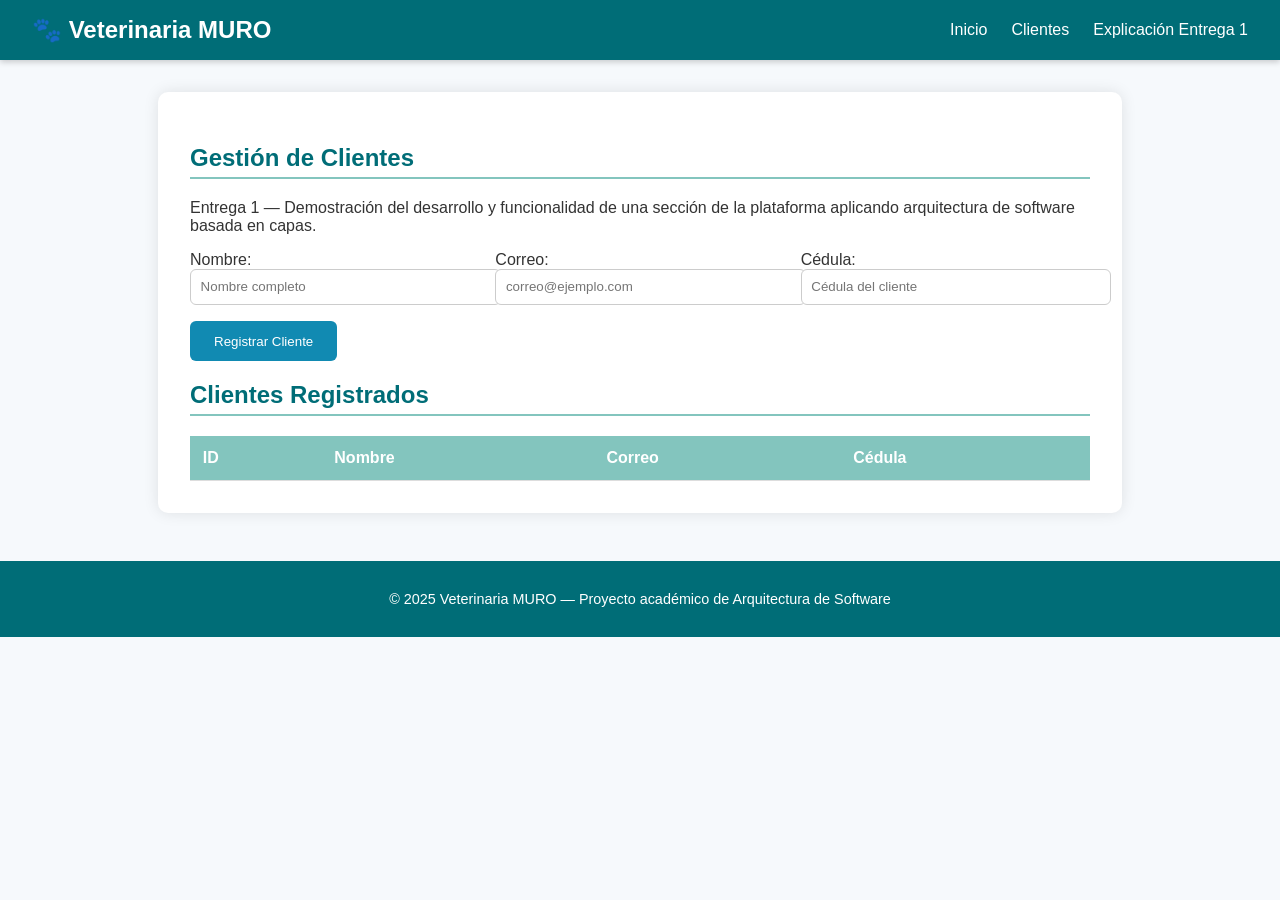
<file: docs/clientes.html>
<!DOCTYPE html>
<html lang="es">
<head>
  <meta charset="UTF-8" />
  <meta name="viewport" content="width=device-width, initial-scale=1.0" />
  <title>Veterinaria MURO — Clientes</title>
  <link rel="stylesheet" href="css/style.css" />
</head>
<body>
  <nav>
    <h1>🐾 Veterinaria MURO</h1>
    <ul>
      <li><a href="index.html">Inicio</a></li>
      <li><a href="clientes.html">Clientes</a></li>
      <li><a href="explicacion.html">Explicación Entrega 1</a></li>
    </ul>
  </nav>

  <main>
    <section>
      <h2>Gestión de Clientes</h2>
      <p>Entrega 1 — Demostración del desarrollo y funcionalidad de una sección de la plataforma aplicando arquitectura de software basada en capas.</p>
      <form id="formCliente">
        <div class="form-group">
          <label for="nombre">Nombre:</label>
          <input type="text" id="nombre" required placeholder="Nombre completo">
        </div>
        <div class="form-group">
          <label for="email">Correo:</label>
          <input type="email" id="email" required placeholder="correo@ejemplo.com">
        </div>
        <div class="form-group">
          <label for="cedula">Cédula:</label>
          <input type="text" id="cedula" required placeholder="Cédula del cliente">
        </div>
        <button type="submit">Registrar Cliente</button>
      </form>
      <p id="msg" class="mensaje"></p>
    </section>

    <section>
      <h2>Clientes Registrados</h2>
      <table id="tabla">
        <thead>
          <tr>
            <th>ID</th>
            <th>Nombre</th>
            <th>Correo</th>
            <th>Cédula</th>
          </tr>
        </thead>
        <tbody id="tablaClientes"></tbody>
      </table>
    </section>
  </main>

  <footer>
    <p>© 2025 Veterinaria MURO — Proyecto académico de Arquitectura de Software</p>
  </footer>

  <script src="js/app.js"></script>
</body>
</html>
</file>
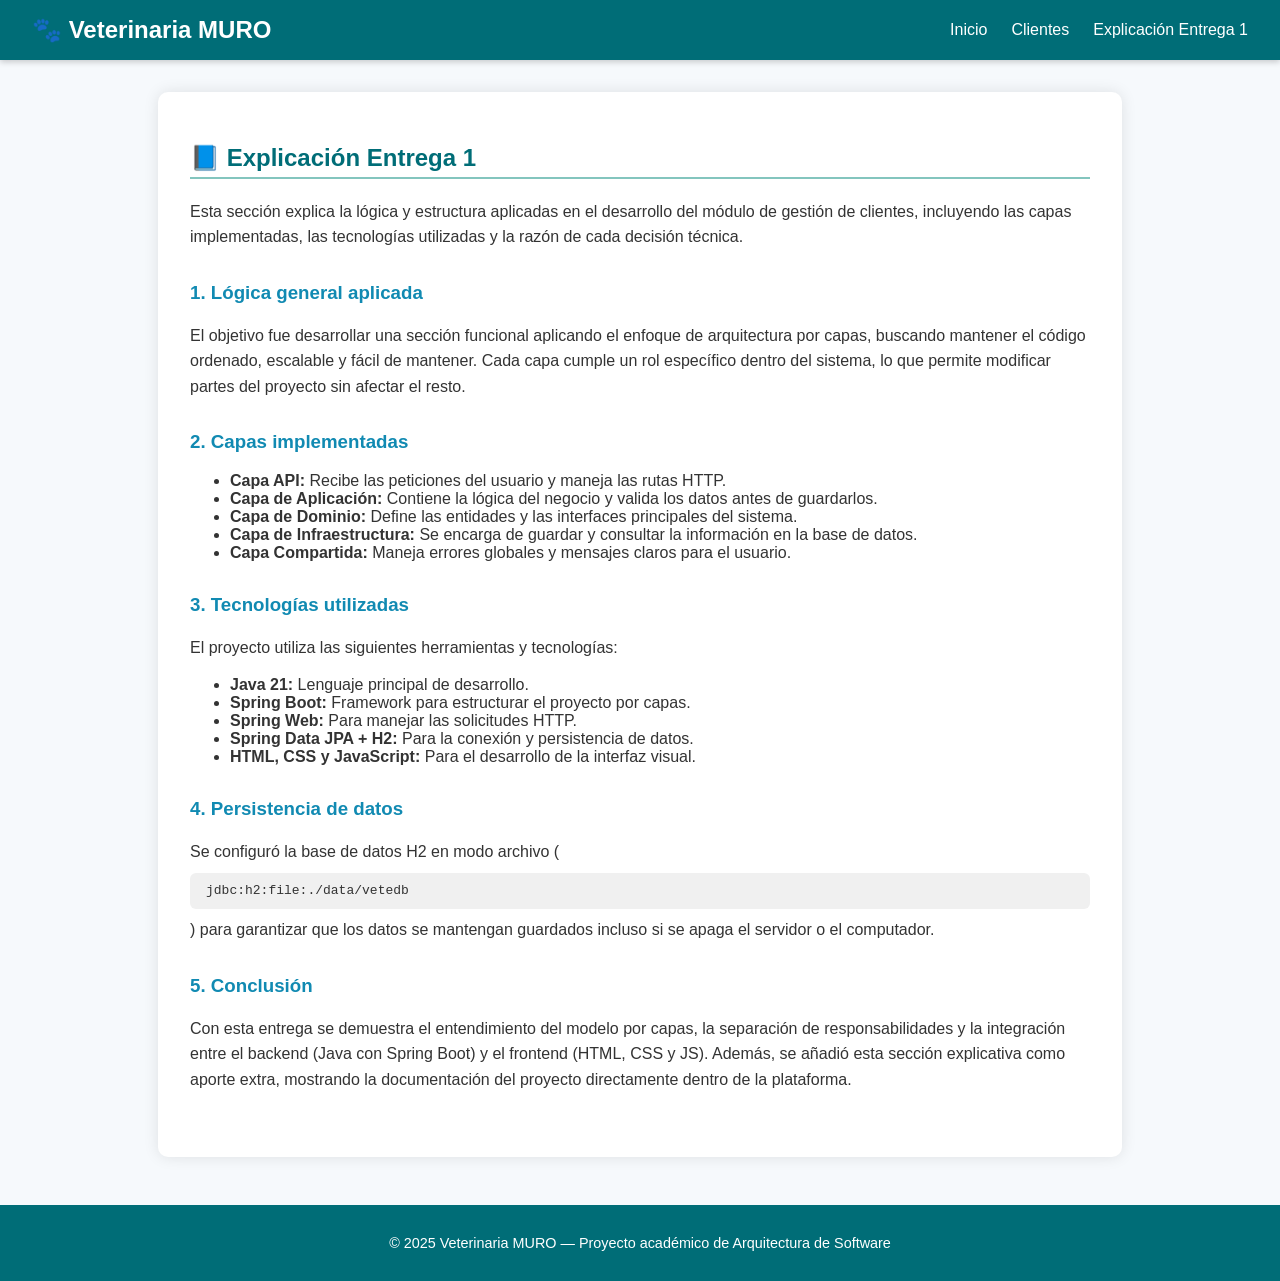
<file: docs/explicacion.html>
<!DOCTYPE html>
<html lang="es">
<head>
  <meta charset="UTF-8" />
  <meta name="viewport" content="width=device-width, initial-scale=1.0" />
  <title>Veterinaria MURO — Explicación Entrega 1</title>
  <link rel="stylesheet" href="css/style.css" />
</head>
<body>
  <nav>
    <h1>🐾 Veterinaria MURO</h1>
    <ul>
      <li><a href="index.html">Inicio</a></li>
      <li><a href="clientes.html">Clientes</a></li>
      <li><a href="explicacion.html">Explicación Entrega 1</a></li>
    </ul>
  </nav>

  <main>
    <section class="section">
      <h2>📘 Explicación Entrega 1</h2>
      <p>Esta sección explica la lógica y estructura aplicadas en el desarrollo del módulo de gestión de clientes, incluyendo las capas implementadas, las tecnologías utilizadas y la razón de cada decisión técnica.</p>
    </section>

    <section class="section">
      <h3>1. Lógica general aplicada</h3>
      <p>El objetivo fue desarrollar una sección funcional aplicando el enfoque de arquitectura por capas, buscando mantener el código ordenado, escalable y fácil de mantener. Cada capa cumple un rol específico dentro del sistema, lo que permite modificar partes del proyecto sin afectar el resto.</p>
    </section>

    <section class="section">
      <h3>2. Capas implementadas</h3>
      <ul>
        <li><b>Capa API:</b> Recibe las peticiones del usuario y maneja las rutas HTTP.</li>
        <li><b>Capa de Aplicación:</b> Contiene la lógica del negocio y valida los datos antes de guardarlos.</li>
        <li><b>Capa de Dominio:</b> Define las entidades y las interfaces principales del sistema.</li>
        <li><b>Capa de Infraestructura:</b> Se encarga de guardar y consultar la información en la base de datos.</li>
        <li><b>Capa Compartida:</b> Maneja errores globales y mensajes claros para el usuario.</li>
      </ul>
    </section>

    <section class="section">
      <h3>3. Tecnologías utilizadas</h3>
      <p>El proyecto utiliza las siguientes herramientas y tecnologías:</p>
      <ul>
        <li><b>Java 21:</b> Lenguaje principal de desarrollo.</li>
        <li><b>Spring Boot:</b> Framework para estructurar el proyecto por capas.</li>
        <li><b>Spring Web:</b> Para manejar las solicitudes HTTP.</li>
        <li><b>Spring Data JPA + H2:</b> Para la conexión y persistencia de datos.</li>
        <li><b>HTML, CSS y JavaScript:</b> Para el desarrollo de la interfaz visual.</li>
      </ul>
    </section>

    <section class="section">
      <h3>4. Persistencia de datos</h3>
      <p>Se configuró la base de datos H2 en modo archivo (<span class="code">jdbc:h2:file:./data/vetedb</span>) para garantizar que los datos se mantengan guardados incluso si se apaga el servidor o el computador.</p>
    </section>

    <section class="section">
      <h3>5. Conclusión</h3>
      <p>Con esta entrega se demuestra el entendimiento del modelo por capas, la separación de responsabilidades y la integración entre el backend (Java con Spring Boot) y el frontend (HTML, CSS y JS). Además, se añadió esta sección explicativa como aporte extra, mostrando la documentación del proyecto directamente dentro de la plataforma.</p>
    </section>
  </main>

  <footer>
    <p>© 2025 Veterinaria MURO — Proyecto académico de Arquitectura de Software</p>
  </footer>
</body>
</html>
</file>
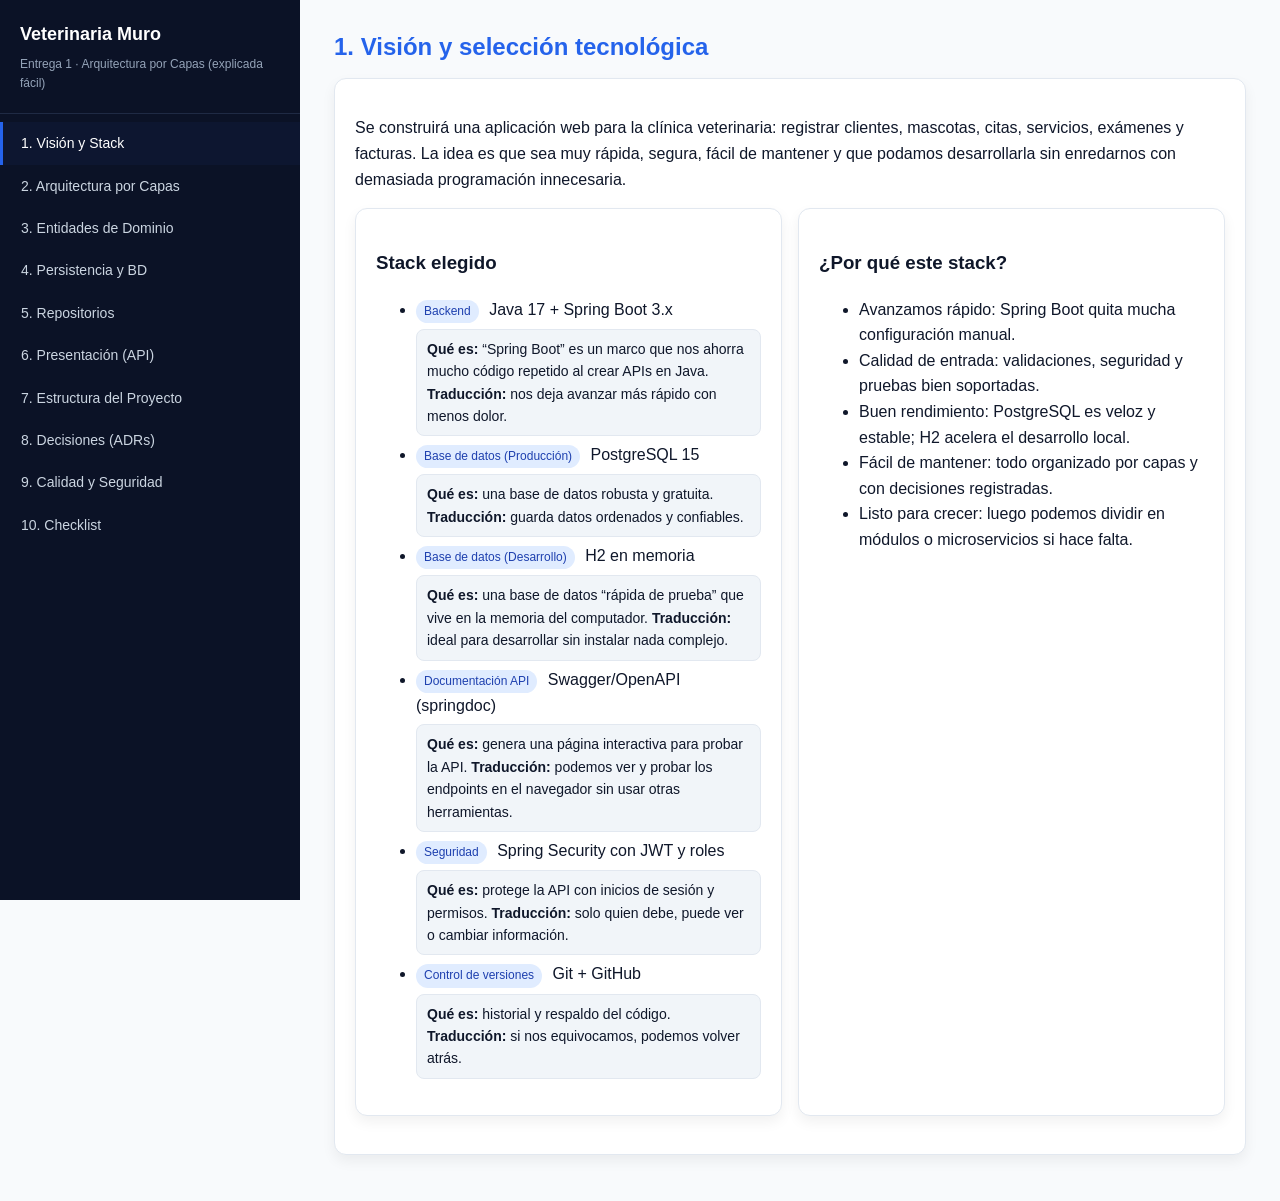
<file: Documentacion y seguimiento de la asignatura/Documento_entregas.html>
<!DOCTYPE html>
<html lang="es">

<head>
  <meta charset="UTF-8" />
  <meta name="viewport" content="width=device-width, initial-scale=1.0" />
  <title>Entrega 1 - Arquitectura por Capas | Veterinaria Muro (Lenguaje Claro)</title>
  <style>
    :root {
      --primary: #2563eb;
      --secondary: #64748b;
      --bg: #f8fafc;
      --card: #ffffff;
      --border: #e2e8f0;
      --ok: #16a34a;
      --warn: #d97706;
      --danger: #dc2626;
      --mono: ui-monospace, SFMono-Regular, Menlo, Monaco, Consolas, "Liberation Mono", "Courier New", monospace;
      --sans: Inter, "Segoe UI", Roboto, Arial, Helvetica, sans-serif;
    }

    * {
      box-sizing: border-box
    }

    body {
      margin: 0;
      font-family: var(--sans);
      background: var(--bg);
      color: #0f172a;
      line-height: 1.6;
      display: flex;
      min-height: 100vh;
    }

    nav {
      width: 300px;
      background: #0b1226;
      color: #e2e8f0;
      position: sticky;
      top: 0;
      height: 100vh;
      overflow: auto;
    }

    .brand {
      padding: 20px;
      border-bottom: 1px solid #1f2a44
    }

    .brand h1 {
      margin: 0;
      font-size: 18px;
      color: #fff
    }

    .brand p {
      margin: 6px 0 0;
      font-size: 12px;
      color: #94a3b8
    }

    .menu {
      list-style: none;
      margin: 0;
      padding: 8px 0
    }

    .menu a {
      display: block;
      padding: 10px 18px;
      text-decoration: none;
      color: #cbd5e1;
      border-left: 3px solid transparent;
      font-size: 14px;
    }

    .menu a:hover {
      background: #0f1a37;
      color: #fff
    }

    .menu a.active {
      background: #0d1630;
      color: #fff;
      border-left-color: var(--primary)
    }

    main {
      flex: 1;
      padding: 28px 34px;
      overflow: auto
    }

    h2 {
      margin: 0 0 12px;
      color: var(--primary)
    }

    .card {
      background: var(--card);
      border: 1px solid var(--border);
      border-radius: 12px;
      padding: 20px;
      margin-bottom: 18px;
      box-shadow: 0 6px 14px rgba(2, 6, 23, .06);
    }

    .grid {
      display: grid;
      gap: 16px
    }

    @media(min-width:900px) {
      .grid.cols-2 {
        grid-template-columns: 1fr 1fr
      }

      .grid.cols-3 {
        grid-template-columns: 1fr 1fr 1fr
      }
    }

    .code {
      font-family: var(--mono);
      background: #0b1226;
      color: #d8e6ff;
      padding: 16px;
      border-radius: 8px;
      overflow: auto;
      font-size: 13px
    }

    details summary {
      cursor: pointer;
      font-weight: 600;
      color: #0f172a
    }

    .pill {
      display: inline-block;
      padding: 2px 8px;
      border-radius: 999px;
      font-size: 12px;
      background: #e0ecff;
      color: #1e40af;
      margin-right: 6px
    }

    .muted {
      color: #475569
    }

    .diagram {
      background: #0b1226;
      color: #e3f2fd;
      border-radius: 8px;
      padding: 16px;
      font-family: var(--mono);
      white-space: pre;
      overflow: auto;
      font-size: 13px;
      border: 1px solid #16244a;
    }

    .tip {
      border-left: 4px solid var(--primary);
      background: #e8f1ff;
      color: #0f172a;
      padding: 10px 12px;
      border-radius: 6px;
      font-size: 14px
    }

    .tag {
      display: inline-block;
      padding: 2px 6px;
      background: #eef2f7;
      border-radius: 6px;
      font-size: 12px;
      margin-right: 6px
    }

    .def {
      background: #f1f5f9;
      border: 1px solid var(--border);
      padding: 8px 10px;
      border-radius: 8px;
      margin: 6px 0;
      font-size: 14px
    }

    .checklist li {
      margin-bottom: 6px
    }

    .foot {
      font-size: 12px;
      color: #64748b
    }

    .kv {
      display: grid;
      grid-template-columns: 160px 1fr;
      gap: 8px;
      font-size: 14px
    }

    .badge {
      display: inline-block;
      padding: 2px 8px;
      font-size: 12px;
      border-radius: 999px;
      border: 1px solid var(--border);
    }

    .badge.ok {
      color: var(--ok);
      border-color: #bbf7d0;
      background: #ecfdf5
    }
  </style>
  <script>
    document.addEventListener('DOMContentLoaded', () => {
      const links = document.querySelectorAll('.menu a');
      const sections = document.querySelectorAll('section');
      links.forEach(l => {
        l.addEventListener('click', (e) => {
          e.preventDefault();
          const id = l.getAttribute('href').replace('#', '');
          links.forEach(a => a.classList.remove('active'));
          l.classList.add('active');
          sections.forEach(s => s.style.display = (s.id === id ? 'block' : 'none'));
          history.pushState(null, '', '#' + id);
        });
      });
      const initial = location.hash?.replace('#', '') || 'vision';
      document.querySelector('.menu a[href="#' + initial + '"]')?.click();
    });
  </script>
</head>

<body>
  <nav>
    <div class="brand">
      <h1>Veterinaria Muro</h1>
      <p>Entrega 1 · Arquitectura por Capas (explicada fácil)</p>
    </div>
    <ul class="menu">
      <li><a href="#vision" class="active">1. Visión y Stack</a></li>
      <li><a href="#capas">2. Arquitectura por Capas</a></li>
      <li><a href="#dominio">3. Entidades de Dominio</a></li>
      <li><a href="#persistencia">4. Persistencia y BD</a></li>
      <li><a href="#repos">5. Repositorios</a></li>
      <li><a href="#presentacion">6. Presentación (API)</a></li>
      <li><a href="#estructura">7. Estructura del Proyecto</a></li>
      <li><a href="#adrs">8. Decisiones (ADRs)</a></li>
      <li><a href="#calidad">9. Calidad y Seguridad</a></li>
      <li><a href="#checklist">10. Checklist</a></li>
    </ul>
  </nav>
  <main>
    <section id="vision">
      <h2>1. Visión y selección tecnológica</h2>
      <div class="card">
        <p>Se construirá una aplicación web para la clínica veterinaria: registrar clientes, mascotas, citas, servicios,
          exámenes y facturas. La idea es que sea muy rápida, segura, fácil de mantener y que podamos desarrollarla sin
          enredarnos con demasiada programación innecesaria.</p>
        <div class="grid cols-2">
          <div class="card">
            <h3>Stack elegido</h3>
            <ul>
              <li><span class="pill">Backend</span> Java 17 + Spring Boot 3.x
                <div class="def"><strong>Qué es:</strong> “Spring Boot” es un marco que nos ahorra mucho código repetido
                  al crear APIs en Java. <strong>Traducción:</strong> nos deja avanzar más rápido con menos dolor.</div>
              </li>
              <li><span class="pill">Base de datos (Producción)</span> PostgreSQL 15
                <div class="def"><strong>Qué es:</strong> una base de datos robusta y gratuita.
                  <strong>Traducción:</strong> guarda datos ordenados y confiables.
                </div>
              </li>
              <li><span class="pill">Base de datos (Desarrollo)</span> H2 en memoria
                <div class="def"><strong>Qué es:</strong> una base de datos “rápida de prueba” que vive en la memoria
                  del computador. <strong>Traducción:</strong> ideal para desarrollar sin instalar nada complejo.</div>
              </li>
              <li><span class="pill">Documentación API</span> Swagger/OpenAPI (springdoc)
                <div class="def"><strong>Qué es:</strong> genera una página interactiva para probar la API.
                  <strong>Traducción:</strong> podemos ver y probar los endpoints en el navegador sin usar otras
                  herramientas.
                </div>
              </li>
              <li><span class="pill">Seguridad</span> Spring Security con JWT y roles
                <div class="def"><strong>Qué es:</strong> protege la API con inicios de sesión y permisos.
                  <strong>Traducción:</strong> solo quien debe, puede ver o cambiar información.
                </div>
              </li>
              <li><span class="pill">Control de versiones</span> Git + GitHub
                <div class="def"><strong>Qué es:</strong> historial y respaldo del código. <strong>Traducción:</strong>
                  si nos equivocamos, podemos volver atrás.</div>
              </li>
            </ul>
          </div>
          <div class="card">
            <h3>¿Por qué este stack?</h3>
            <ul>
              <li>Avanzamos rápido: Spring Boot quita mucha configuración manual.</li>
              <li>Calidad de entrada: validaciones, seguridad y pruebas bien soportadas.</li>
              <li>Buen rendimiento: PostgreSQL es veloz y estable; H2 acelera el desarrollo local.</li>
              <li>Fácil de mantener: todo organizado por capas y con decisiones registradas.</li>
              <li>Listo para crecer: luego podemos dividir en módulos o microservicios si hace falta.</li>
            </ul>
          </div>
        </div>
      </div>
    </section>

    <section id="capas" style="display:none">
      <h2>2. Arquitectura por capas (la organización de la casa)</h2>
      <div class="card">
        <p>Dividimos el sistema en “pisos” (capas). Cada capa tiene su rol. Esto nos ayuda a entender mejor el código, a
          probar partes por separado y a cambiar una cosa sin dañar todo.</p>
        <div class="diagram">
          [Cliente / Navegador]
          │
          ▼
          Capa de Presentación (Controladores REST y DTOs: reciben y devuelven datos)
          │
          ▼
          Capa de Aplicación (Casos de uso: la orquesta que coordina la lógica)
          │
          ▼
          Capa de Dominio (Reglas del negocio: entidades y validaciones de fondo)
          │
          ▼
          Capa de Infraestructura (Guardado en BD, repositorios, configuraciones)
        </div>
        <div class="grid cols-2" style="margin-top:10px">
          <div class="card">
            <h3>Qué hace cada capa</h3>
            <ul>
              <li><strong>Presentación:</strong> expone la API, valida lo que llega y lo que sale. No contiene reglas de
                negocio.</li>
              <li><strong>Aplicación:</strong> ejecuta casos de uso (por ejemplo, “agendar cita”), maneja transacciones.
              </li>
              <li><strong>Dominio:</strong> es el corazón: entidades como Cliente, Mascota, Cita y sus reglas.</li>
              <li><strong>Infraestructura:</strong> cómo guardamos, leemos y configuramos cosas (BD, seguridad, etc.).
              </li>
            </ul>
          </div>
          <div class="card">
            <h3>Beneficios</h3>
            <ul>
              <li>Más fácil de entender y cambiar.</li>
              <li>Podemos probar cada parte sin depender de todo lo demás.</li>
              <li>Si un día cambiamos de base de datos o de framework, el impacto es menor.</li>
            </ul>
          </div>
        </div>
        <div class="def"><strong>REST:</strong> una forma estándar de crear APIs en la web. <strong>DTO:</strong>
          “paquetes” de datos que enviamos o recibimos por la API.</div>
      </div>
    </section>

    <section id="dominio" style="display:none">
      <h2>3. Entidades de dominio (qué cosas existen en nuestro negocio)</h2>
      <div class="card">
        <p>Estas son las “piezas” principales que maneja la veterinaria. Estas seran las tablas en la BD y las clases en
          el código.</p>
        <div class="grid cols-2">
          <div class="card">
            <h3>Modelo base</h3>
            <ul>
              <li>Cliente: id, cédula, nombre, apellidos, dirección, email, teléfono.</li>
              <li>Mascota: id, nombre, fechaNacimiento, especie, raza, sexo, propietario (Cliente).</li>
              <li>Veterinario: id, cédula, nombre, apellidos, teléfono, email.</li>
              <li>Cita: id, fechaHora, estado, motivo, cliente, mascota, veterinario.</li>
              <li>Servicio: id, nombre, duración (min), precioBase.</li>
              <li>ExamenClinico: id, mascota, veterinario, fechaHora, resultados, observaciones.</li>
              <li>Factura: id, fechaHoraPago, total, medioPago, cliente, atendidoPor (veterinario).</li>
              <li>Usuario: id, nombre, apellido, email, contraseñaEncriptada, rol.</li>
            </ul>
          </div>
          <div class="card">
            <h3>Reglas sencillas</h3>
            <ul>
              <li>Cada Mascota tiene un dueño (Cliente).</li>
              <li>Una Cita une a Cliente, Mascota y Veterinario. Evitamos traslapar citas del mismo veterinario.</li>
              <li>Una Factura puede tener varios ítems (servicios) y el total se calcula.</li>
              <li>Usuario maneja el inicio de sesión y permisos (ADMIN, VET, AUX, CLIENTE).</li>
            </ul>
          </div>
        </div>
        <details>
          <summary>Diagrama lógico rápido</summary>
          <div class="diagram">
            Cliente (id, cedula, nombre, apellidos, direccion, email, telefono)
            1 ─── * Mascota (id, nombre, fechaNacimiento, especie, raza, sexo, cliente_id)

            Veterinario (id, cedula, nombre, apellidos, telefono, email)

            Cita (id, fechaHora, estado, motivo, cliente_id, mascota_id, veterinario_id)
            Regla: no traslapar por (veterinario_id, rangoFechaHora)

            Servicio (id, nombre, duracionMin, precioBase)

            ExamenClinico (id, mascota_id, veterinario_id, fechaHora, resultadosJSON, observaciones)

            Factura (id, fechaHoraPago, total, medioPago, cliente_id, atendidoPor_vet_id)
            FacturaItem (id, factura_id, servicio_id, cantidad, precioUnit, subtotal)
          </div>
        </details>
        <div class="def"><strong>Resultados JSON:</strong> guardamos algunos resultados de examen en formato flexible
          tipo “diccionario” (clave-valor), útil cuando cambian los campos.</div>
      </div>
    </section>

    <section id="persistencia" style="display:none">
      <h2>4. Persistencia y base de datos (dónde y cómo guardamos)</h2>
      <div class="card">
        <p>
          Guardar los datos bien es clave: deben ser seguros, consistentes y rápidos de consultar. Usaremos dos bases:
          una para trabajar rápido en tu máquina mientras desarrollas (H2, liviana y en memoria) y otra “seria” para
          producción (PostgreSQL, estable y potente).
          Para cambiar entre una y otra, activamos “perfiles” (modos) en la configuración.
        </p>

        <div class="grid cols-2">
          <div class="card">
            <h3>Perfiles de ejecución y configuración (application.yml)</h3>
            <p class="muted">Este archivo le dice a la app cómo conectarse a la base de datos según el modo: dev
              (desarrollo) o prod (producción).</p>
            <div class="code">
              spring:
              datasource:
              url: jdbc:h2:mem:vete;DB_CLOSE_DELAY=-1;MODE=PostgreSQL
              username: sa
              password:
              jpa:
              hibernate:
              ddl-auto: update
              show-sql: true
              properties:
              hibernate.format_sql: true
              profiles:
              active: dev

              ---
              spring:
              config:
              activate:
              on-profile: prod
              datasource:
              url: jdbc:postgresql://db:5432/vete
              username: vete_app
              password: ${DB_PASSWORD}
              jpa:
              hibernate:
              ddl-auto: validate
              properties:
              hibernate.jdbc.lob.non_contextual_creation: true
              management:
              endpoints.web.exposure.include: health,info
            </div>

            <div class="def"><strong>Perfil:</strong> “modo” de ejecución. <em>dev</em> (desarrollo) usa H2 para ir
              rápido; <em>prod</em> (producción) usa PostgreSQL para estabilidad.</div>
            <div class="def"><strong>H2 en memoria:</strong> no requiere instalación, arranca en segundos; ideal para
              pruebas locales.</div>
            <div class="def"><strong>MODE=PostgreSQL:</strong> hace que H2 se comporte parecido a PostgreSQL, evitando
              sorpresas al pasar a producción.</div>
            <div class="def"><strong>ddl-auto:</strong> controla cómo se crean/actualizan tablas. En <em>dev</em>
              “update” agiliza cambios; en <em>prod</em> “validate” evita cambios automáticos peligrosos.</div>
            <div class="def"><strong>${DB_PASSWORD}:</strong> variable de entorno. Nunca pongas contraseñas reales
              dentro del repositorio.</div>

            <details>
              <summary>¿Cómo activo un perfil?</summary>
              <div class="def"><strong>Maven/Java:</strong> agregar <span
                  class="tag">-Dspring.profiles.active=dev</span> o <span class="tag">prod</span> al ejecutar.</div>
              <div class="def"><strong>IDE:</strong> en “Run/Debug Configurations”, agrega el perfil activo.</div>
            </details>
          </div>

          <div class="card">
            <h3>Dependencias necesarias (pom.xml)</h3>
            <p class="muted">Estas dependencias son necesarias para habilitar la web, la conexión con la base de datos y
              la documentación de la
              API.</p>
            <div class="code">
              &lt;dependencies&gt;
              &lt;dependency&gt;
              &lt;groupId&gt;org.springframework.boot&lt;/groupId&gt;
              &lt;artifactId&gt;spring-boot-starter-web&lt;/artifactId&gt;
              &lt;/dependency&gt;

              &lt;dependency&gt;
              &lt;groupId&gt;org.springframework.boot&lt;/groupId&gt;
              &lt;artifactId&gt;spring-boot-starter-data-jpa&lt;/artifactId&gt;
              &lt;/dependency&gt;

              &lt;dependency&gt;
              &lt;groupId&gt;org.springframework.boot&lt;/groupId&gt;
              &lt;artifactId&gt;spring-boot-starter-validation&lt;/artifactId&gt;
              &lt;/dependency&gt;

              &lt;dependency&gt;
              &lt;groupId&gt;org.springframework.boot&lt;/groupId&gt;
              &lt;artifactId&gt;spring-boot-starter-security&lt;/artifactId&gt;
              &lt;/dependency&gt;

              &lt;dependency&gt;
              &lt;groupId&gt;org.springdoc&lt;/groupId&gt;
              &lt;artifactId&gt;springdoc-openapi-starter-webmvc-ui&lt;/artifactId&gt;
              &lt;version&gt;2.5.0&lt;/version&gt;
              &lt;/dependency&gt;

              &lt;dependency&gt;
              &lt;groupId&gt;com.h2database&lt;/groupId&gt;
              &lt;artifactId&gt;h2&lt;/artifactId&gt;
              &lt;scope&gt;runtime&lt;/scope&gt;
              &lt;/dependency&gt;

              &lt;dependency&gt;
              &lt;groupId&gt;org.postgresql&lt;/groupId&gt;
              &lt;artifactId&gt;postgresql&lt;/artifactId&gt;
              &lt;scope&gt;runtime&lt;/scope&gt;
              &lt;/dependency&gt;
              &lt;/dependencies&gt;
            </div>

            <div class="def"><strong>Spring Web:</strong> crea APIs HTTP.</div>
            <div class="def"><strong>Spring Data JPA:</strong> mapea clases a tablas sin escribir SQL todo el tiempo
              (ORM).</div>
            <div class="def"><strong>Validation:</strong> valida datos de entrada (por ejemplo, emails correctamente
              formados).</div>
            <div class="def"><strong>Security:</strong> proteger endpoints (login, roles).</div>
            <div class="def"><strong>OpenAPI/Swagger:</strong> documentación y pruebas de la API desde el navegador.
            </div>
          </div>
        </div>

        <div class="card">
          <h3>Esquema de tablas e índices resumidamente propuesto</h3>
          <p class="muted">Un buen diseño en BD acelera consultas y evita datos incoherentes. Por lo que esta seccion es
            de vital importancia para el proyecto. Este es un esquema de las tablas y sus relaciones.</p>
          <div class="diagram">
            Cliente(id PK, cedula UNIQUE, nombre, apellidos, direccion, email UNIQUE, telefono)
            Mascota(id PK, nombre, fecha_nacimiento, especie, raza, sexo, cliente_id FK -> Cliente.id)
            Veterinario(id PK, cedula UNIQUE, nombre, apellidos, telefono, email UNIQUE)
            Servicio(id PK, nombre UNIQUE, duracion_min, precio_base)
            Cita(id PK, fecha_hora, estado, motivo, cliente_id FK, mascota_id FK, veterinario_id FK)
            ExamenClinico(id PK, mascota_id FK, veterinario_id FK, fecha_hora, resultados_json, observaciones)
            Factura(id PK, fecha_hora_pago, total, medio_pago, cliente_id FK, atendido_por_vet_id FK)
            FacturaItem(id PK, factura_id FK, servicio_id FK, cantidad, precio_unit, subtotal)

            Índices sugeridos:
            - Cliente(cedula), Cliente(email)
            - Veterinario(cedula), Veterinario(email)
            - Cita(fecha_hora), Cita(veterinario_id, fecha_hora)
            - Mascota(cliente_id), Mascota(nombre)
          </div>
          <div class="def"><strong>PK (Primary Key):</strong> identifica de forma única una fila.</div>
          <div class="def"><strong>FK (Foreign Key):</strong> relaciona tablas y mantiene coherencia.</div>
          <div class="def"><strong>Índice:</strong> acelera búsquedas en columnas usadas con frecuencia.</div>
        </div>

        <div class="card">
          <h3>Buenas prácticas de persistencia (estas son muy importantes tenerlas claras desde el inicio, ya que nos
            evitaran problemas en el futuro en cuestiones como la seguridad, la integracion con otras aplicaciones, la
            pérdida de datos por migraciones mal gestionadas, el bajo rendimiento en consultas por falta de índices y la
            dificultad de mantenimiento por esquemas inconsistentes, etc.)</h3>
          <ul>
            <li>Usa <strong>paginación</strong> en listados grandes (por ejemplo, citas del mes).</li>
            <li>Define <strong>índices</strong> en campos que consultas seguido (cédula, fecha de cita).</li>
            <li>Maneja <strong>transacciones</strong> en casos de uso que afectan varias tablas (crear factura + ítems).
            </li>
            <li>No expongas entidades JPA directamente en la API: usa <strong>DTOs</strong>.</li>
            <li>En producción, usa <strong>migraciones</strong> (Flyway o Liquibase) en vez de ddl-auto=update.</li>
            <li>Configura <strong>pool de conexiones</strong> (HikariCP viene por defecto) con tamaños razonables.</li>
          </ul>
          <details>
            <summary>Ejemplo básico de conexión con variables de entorno</summary>
            <div class="code">
              SPRING_PROFILES_ACTIVE=prod
              DB_PASSWORD=una_password_segura
              SPRING_DATASOURCE_URL=jdbc:postgresql://localhost:5432/vete
              SPRING_DATASOURCE_USERNAME=vete_app
              SPRING_JPA_HIBERNATE_DDL_AUTO=validate
            </div>
          </details>
        </div>

        <div class="tip">
          <strong>Resumen práctico:</strong> en tu día a día desarrolla con H2 (rápido), valida el modelo; para
          producción usa PostgreSQL
          con migraciones y variables de entorno.
          Así ganas velocidad sin perder calidad ni seguridad.
          <br>
          <br>
          <strong>Nota:</strong> estas son las buenas prácticas que se deben tener en cuenta para el proyecto segun el
          analisis realizado por nuestro equipo o grupo.
        </div>
      </div>
    </section>

    <section id="repos" style="display:none">
      <h2>5. Repositorios (la capa que se comunica con la base de datos)</h2>
      <div class="card">
        <p>Un “repositorio” es como un asistente especializado en guardar y leer una entidad. Con Spring Data JPA, solo
          creamos una interfaz y este se encargara de la persistencia de los datos. Se planteo la creacion de
          repositorios para cada entidad, ya que es una buena practica y nos permite tener un codigo mas limpio y
          mantenible.</p>
        <div class="grid cols-2">
          <div class="card">
            <h3>Ejemplos de repositorios</h3>
            <div class="code">
              // Dominio (simplificado)
              @Entity class Cliente { @Id @GeneratedValue Long id; String cedula; String nombre; String apellidos;
              String email; }

              // Infraestructura - Repositorios
              public interface ClienteRepository extends JpaRepository&lt;Cliente, Long&gt; {
              Optional&lt;Cliente&gt; findByCedula(String cedula);
              boolean existsByEmail(String email);
              }

              public interface MascotaRepository extends JpaRepository&lt;Mascota, Long&gt; {
              List&lt;Mascota&gt; findByPropietarioId(Long clienteId);
              }

              public interface CitaRepository extends JpaRepository&lt;Cita, Long&gt; {
              @Query("select count(c)>0 from Cita c where c.veterinario.id=:vetId and c.fechaHora between :inicio and
              :fin and c.estado&lt;&gt; 'CANCELADA'")
              boolean existeSolape(@Param("vetId") Long vetId, @Param("inicio") LocalDateTime inicio, @Param("fin")
              LocalDateTime fin);
              }
            </div>
            <div class="def"><strong>JpaRepository:</strong> nos da gratis métodos como guardar, buscar por id, listar,
              borrar, etc.</div>
          </div>
          <div class="card">
            <h3>Transacciones y reglas</h3>
            <div class="code">
              @Service
              public class AgendaCitasService {
              private final CitaRepository citas;
              public AgendaCitasService(CitaRepository citas){ this.citas = citas; }

              @Transactional
              public Cita agendar(AgendarCitaCmd cmd){
              if (citas.existeSolape(cmd.veterinarioId(), cmd.inicio(), cmd.fin())){
              throw new NegocioException("Cita solapada");
              }
              Cita c = Cita.crear(cmd);
              return citas.save(c);
              }
              }
            </div>
            <div class="def"><strong>@Transactional:</strong> asegura que el bloque completo se guarda como una unidad.
              Si algo falla, se revierte.</div>
          </div>
        </div>
      </div>
    </section>

    <section id="presentacion" style="display:none">
      <h2>6. Capa de presentación (API REST con datos claros)</h2>
      <div class="card">
        <p>La API es la “puerta” por donde otras aplicaciones (o nuestro futuro frontend) hablan con el sistema.
          Enviamos y recibimos datos con formatos simples (JSON).</p>
        <div class="grid cols-2">
          <div class="card">
            <h3>Controlador REST</h3>
            <div class="code">
              @RestController
              @RequestMapping("/api/clientes")
              @RequiredArgsConstructor
              class ClienteController {
              private final ClienteAppService app;

              @PostMapping
              public ResponseEntity&lt;ClienteDto&gt; crear(@Valid @RequestBody CrearClienteDto dto){
              return ResponseEntity.status(HttpStatus.CREATED).body(app.crear(dto));
              }

              @GetMapping("/{id}")
              public ClienteDto byId(@PathVariable Long id){ return app.buscar(id); }
              }
            </div>
            <div class="def"><strong>Controller:</strong> recibe la petición, valida y pasa el trabajo a la capa de
              aplicación.</div>
          </div>
          <div class="card">
            <h3>DTOs y validaciones</h3>
            <div class="code"> public record CrearClienteDto( @NotBlank String cedula, @NotBlank String nombre,
              @NotBlank String apellidos, @Email String email, String telefono, String direccion ) {}
              public record ClienteDto(
              Long id,
              String cedula,
              String nombre,
              String apellidos,
              String email
              ) {}

            </div>
            <div class="def"> <strong>¿Qué es un DTO?</strong> DTO significa “Data Transfer Object” (Objeto de
              Transferencia de Datos). Es un objeto simple que usamos para enviar y recibir datos por la API. No tiene
              lógica de negocio, solo campos. <strong>¿Para qué?</strong> Para no exponer directamente las entidades
              internas de la base de datos y así mantener el sistema más seguro y ordenado. </div>
            <div class="def"> <strong>¿Por qué usamos records en Java para DTOs?</strong> Los <em>records</em> son una
              forma corta de declarar clases inmutables con campos, constructor y métodos básicos (equals, hashCode,
              toString) generados automáticamente. <strong>Traducción:</strong> menos código, más claridad, menos
              errores. </div>
            <div class="def"> <strong>Validaciones:</strong> revisan que los datos que llegan tengan el formato correcto
              antes de procesarlos. - <span class="tag">@NotBlank</span>: el campo no puede venir vacío ni solo con
              espacios (ideal para nombre, cédula). - <span class="tag">@Email</span>: obliga a que el texto tenga forma
              de correo válido (por ejemplo nombre@dominio.com). - Puedes agregar otras como <span
                class="tag">@Size(min=…)</span>, <span class="tag">@Pattern(regex=…)</span> o <span
                class="tag">@NotNull</span> según el caso. </div>
            <div class="def"> <strong>¿Por qué dos DTOs distintos?</strong> <span class="tag">CrearClienteDto</span> es
              lo que el cliente envía al crear un registro (no incluye id porque aún no existe). <span
                class="tag">ClienteDto</span> es lo que devolvemos al usuario después de guardar o consultar (incluye el
              id asignado). </div>
            <div class="def"> <strong>Buenas prácticas rápidas:</strong> no reutilices entidades JPA como DTOs, separa
              “lo que entra” de “lo que sale” con DTOs específicos, y valida siempre en el controlador o capa de
              presentación para proteger la lógica de negocio. </div>
          </div>
        </div>
        <div class="def"><strong>Swagger/OpenAPI:</strong> es la combinación de un estándar (OpenAPI) para describir tu
          API y una interfaz web (Swagger UI) que se genera automáticamente a partir de esa descripción. ¿Qué te da en
          la práctica? Una página interactiva donde puedes ver todos los endpoints de tu API, sus parámetros, ejemplos
          de entradas y salidas, códigos de error y probar las peticiones directamente desde el navegador sin usar
          herramientas externas. Esto ayuda a estudiantes y equipos a entender rápido “qué hace” cada ruta, reduce
          malentendidos entre frontend y backend (porque comparten el mismo “contrato” de la API) y acelera las pruebas
          durante el desarrollo. Normalmente se accede en /swagger-ui.html cuando tienes la dependencia de springdoc
          instalada.</div>
      </div>
    </section>

    <section id="estructura" style="display:none">
      <h2>7. Estructura del proyecto (carpetas ordenadas)</h2>
      <div class="card">
        <p>
          Esta estructura se planteo despues de ciertas investigaciones y tutoriales de cómo organizan proyectos los
          equipos profesionales: separamos por <strong>módulos</strong> (dominio, aplicación, infraestructura, API) para
          mantener límites claros y facilitar el mantenimiento.
          Debajo verás un planteamiento inicial del entorno para el proyecto de la app veterinaria, cada carpeta con
          <em>subcarpetas y archivos típicos</em>, mas unas breves explicaciones de que va en cada carpeta.
        </p>

        <div class="diagram">
          vete/
          ├─ pom.xml (POM raíz: declara módulos y versiones comunes)
          ├─ README.md (Guía del proyecto)
          ├─ .gitignore (Archivos que no se suben al repo)
          ├─ docker-compose.yml (Stack local: DB, etc. opcional)
          ├─ .env.example (Variables de entorno de ejemplo)
          ├─ vete-domain/ (Módulo de Dominio: negocio puro)
          │ ├─ pom.xml
          │ └─ src/
          │ └─ main/java/com/vete/domain/
          │ ├─ model/ (Entidades de dominio: sin dependencias de frameworks)
          │ │ ├─ Cliente.java
          │ │ ├─ Mascota.java
          │ │ ├─ Veterinario.java
          │ │ ├─ Cita.java
          │ │ ├─ Factura.java
          │ │ └─ Servicio.java
          │ ├─ valueobject/ (Value Objects: tipos con reglas propias)
          │ │ ├─ Cedula.java
          │ │ ├─ Email.java
          │ │ └─ Dinero.java
          │ ├─ repository/ (Puertos del dominio: interfaces, NO implementaciones)
          │ │ ├─ ClienteRepository.java
          │ │ ├─ CitaRepository.java
          │ │ └─ FacturaRepository.java
          │ ├─ service/ (Reglas de negocio puras)
          │ │ ├─ AgendarCitaService.java
          │ │ └─ FacturacionService.java
          │ └─ exception/ (Excepciones de negocio)
          │ ├─ ClienteNoEncontradoException.java
          │ └─ CitaNoDisponibleException.java
          │
          ├─ vete-application/ (Módulo de Aplicación: casos de uso)
          │ ├─ pom.xml
          │ └─ src/
          │ └─ main/java/com/vete/application/
          │ ├─ usecase/ (Casos de uso orquestan servicios y repos)
          │ │ ├─ CrearClienteUseCase.java
          │ │ ├─ AgendarCitaUseCase.java
          │ │ └─ GenerarFacturaUseCase.java
          │ ├─ mapper/ (Mapeos entre DTOs y dominio)
          │ │ ├─ ClienteMapper.java
          │ │ └─ CitaMapper.java
          │ └─ port/ (Puertos hacia infraestructura si aplica)
          │ └─ NotificacionPort.java
          │
          ├─ vete-infrastructure/ (Módulo de Infraestructura: adaptadores)
          │ ├─ pom.xml
          │ └─ src/
          │ ├─ main/java/com/vete/infrastructure/
          │ │ ├─ persistence/ (Persistencia: JPA/Hibernate)
          │ │ │ ├─ entity/ (Entidades JPA: anotadas para BD)
          │ │ │ │ ├─ ClienteEntity.java
          │ │ │ │ ├─ MascotaEntity.java
          │ │ │ │ ├─ VeterinarioEntity.java
          │ │ │ │ ├─ CitaEntity.java
          │ │ │ │ ├─ FacturaEntity.java
          │ │ │ │ └─ FacturaItemEntity.java
          │ │ │ ├─ repository/ (Repos JPA: implementaciones de puertos)
          │ │ │ │ ├─ ClienteJpaRepository.java
          │ │ │ │ ├─ CitaJpaRepository.java
          │ │ │ │ └─ FacturaJpaRepository.java
          │ │ │ └─ adapter/ (Adaptadores que conectan dominio con JPA)
          │ │ │ ├─ ClienteRepositoryAdapter.java
          │ │ │ └─ CitaRepositoryAdapter.java
          │ │ ├─ config/ (Configuraciones de Spring)
          │ │ │ ├─ JpaConfig.java
          │ │ │ └─ SecurityConfig.java
          │ │ ├─ security/ (Seguridad: filtros, detalles de usuario)
          │ │ │ ├─ JwtFilter.java
          │ │ │ └─ CustomUserDetailsService.java
          │ │ ├─ integration/ (Integraciones externas: mail, pagos, etc.)
          │ │ │ ├─ EmailSenderClient.java
          │ │ │ └─ PaymentGatewayClient.java
          │ │ └─ mapper/ (Mapeos entre entidades JPA y dominio)
          │ │ └─ ClienteEntityMapper.java
          │ └─ main/resources/
          │ ├─ application.yml (Perfiles y configuración de infraestructura)
          │ └─ db/migration/ (Migraciones Flyway)
          │ ├─ V1__init_schema.sql
          │ └─ V2__indices_y_constraints.sql
          │
          └─ vete-api/ (Módulo de API: capa web)
          ├─ pom.xml
          └─ src/
          ├─ main/java/com/vete/api/
          │ ├─ controller/ (Controladores REST)
          │ │ ├─ ClienteController.java
          │ │ ├─ CitaController.java
          │ │ └─ FacturaController.java
          │ ├─ dto/ (DTOs de entrada/salida)
          │ │ ├─ CrearClienteDto.java
          │ │ ├─ ClienteDto.java
          │ │ ├─ CrearCitaDto.java
          │ │ └─ CitaDto.java
          │ ├─ handler/ (Manejo de errores y validaciones)
          │ │ └─ GlobalExceptionHandler.java
          │ ├─ config/ (Config propia de la API)
          │ │ └─ OpenApiConfig.java
          │ └─ VeteApiApplication.java (Clase main del módulo API si se ejecuta separada)
          └─ main/resources/
          ├─ application.yml (Props específicas de la API si aplica)
          └─ static/ (Archivos estáticos, opcional)
        </div>

        <div class="def">
          <strong>Cómo pensar en módulos:</strong><br />
          - <em>Dominio</em>: las reglas del negocio en limpio (no sabe de base de datos ni HTTP).<br />
          - <em>Aplicación</em>: orquesta casos de uso (coordina dominio y puertos).<br />
          - <em>Infraestructura</em>: detalles técnicos (bases de datos, seguridad, integraciones).<br />
          - <em>API</em>: lo que habla con el mundo exterior (HTTP/REST, DTOs, validación).
        </div>

        <div class="def">
          <strong>¿Qué pongo exactamente en cada carpeta?</strong><br />
          - <em>domain/model</em>: clases que representan conceptos del negocio (Cliente, Cita).<br />
          - <em>domain/valueobject</em>: tipos con validaciones propias (Email, Cedula, Dinero).<br />
          - <em>domain/repository</em>: interfaces que dicen “qué” necesitamos de la BD (buscar cliente, guardar
          cita).<br />
          - <em>application/usecase</em>: clases que ejecutan un caso de uso completo (crear cliente, agendar
          cita).<br />
          - <em>infrastructure/persistence/entity</em>: entidades JPA (con anotaciones @Entity, @Table...).<br />
          - <em>infrastructure/persistence/repository</em>: interfaces Spring Data (extends JpaRepository...).<br />
          - <em>infrastructure/persistence/adapter</em>: puente entre repos del dominio e implementación JPA.<br />
          - <em>api/dto</em>: objetos para entrada/salida de la API; nunca expongas entidades JPA.<br />
          - <em>api/controller</em>: endpoints REST (GET/POST/PUT/DELETE) que llaman a los casos de uso.<br />
          - <em>api/handler</em>: manejo de errores y validaciones para respuestas limpias.
        </div>

        <div class="def">
          <strong>Buenas prácticas de estructura (aplican a casi cualquier proyecto Java/Spring):</strong>
          <ul>
            <li>Separar dominios en módulos o paquetes evita “mezcla” entre reglas de negocio y detalles técnicos.</li>
            <li>Usar DTOs para la API: protege tu modelo interno y te permite evolucionarlo sin romper clientes.</li>
            <li>Definir interfaces de repositorio en <em>domain</em> y sus implementaciones en <em>infrastructure</em>
              mantiene el dominio limpio.</li>
            <li>Centralizar migraciones en <em>infrastructure/resources/db/migration</em> con Flyway/Liquibase.</li>
            <li>Un <em>GlobalExceptionHandler</em> en la API asegura respuestas consistentes de error.</li>
            <li>Mantener un <em>README.md</em> con cómo correr el proyecto y perfiles de Spring.</li>
            <li>Usar <em>.env.example</em> para documentar variables de entorno sin exponer credenciales reales.</li>
          </ul>
        </div>

        <div class="card">
          <h3>Cómo se conecta todo (se plantea un flujo típico y muy usado en proyectos profesionales)</h3>
          <ol>
            <li>El <strong>Controller</strong> recibe una petición HTTP con un DTO.</li>
            <li>Valida el DTO y llama a un <strong>Use Case</strong> en <em>application</em>.</li>
            <li>El Use Case usa el <strong>Dominio</strong> (entidades/servicios) para aplicar reglas.</li>
            <li>Cuando necesita datos, llama a un <strong>Repositorio del Dominio</strong> (interface).</li>
            <li>Un <strong>Adapter</strong> en <em>infrastructure</em> implementa ese repositorio usando <em>Spring Data
                JPA</em> y mapea a entidades JPA.</li>
            <li>Se persiste en la BD, se regresa el resultado al Use Case, luego al Controller y se responde con un DTO.
            </li>
          </ol>
          <div class="def"> <strong>Nota (palabras clave mencionadas en el flujo, que depronto no se comprendan a nivel
              general como ayuda o plus pensando en que todo sea comprensible tanto para ya profesionales como para
              novatos o estudiantes):</strong><br /> - <strong>DTO</strong>: “Data
            Transfer Object”. Objeto simple para enviar/recibir datos por la API. No contiene lógica, solo campos.<br />
            - <strong>Controller</strong>: clase que expone endpoints HTTP (REST). Recibe requests, valida y delega el
            trabajo.<br /> - <strong>Use Case</strong>: caso de uso. Coordina pasos del negocio para cumplir una acción
            (crear cliente, agendar cita).<br /> - <strong>Dominio</strong>: el corazón del negocio (entidades y reglas)
            sin depender de la base de datos ni de HTTP.<br /> - <strong>Repositorio (del Dominio)</strong>: interfaz
            que define qué operaciones de datos necesita el dominio (guardar, buscar), sin decir cómo se
            implementan.<br /> - <strong>Adapter</strong>: “traductor” que implementa el repositorio del dominio usando
            una tecnología concreta (por ejemplo, JPA).<br /> - <strong>JPA</strong>: “Java Persistence API”. Estándar
            para mapear objetos Java a tablas de base de datos y hacer CRUD sin escribir SQL puro.<br /> -
            <strong>Spring Data JPA</strong>: librería de Spring que simplifica JPA (crea repositorios e
            implementaciones con muy poco código).<br /> - <strong>Entidad JPA</strong>: clase anotada con @Entity que
            representa una tabla en la base de datos.<br /> - <strong>BD</strong>: base de datos. Lugar donde se guardan
            los datos de forma persistente.<br /> - <strong>API</strong>: interfaz para que otros sistemas o el frontend
            se comuniquen con tu aplicación vía HTTP (JSON, etc.).<br /> - <strong>Validación</strong>: reglas para
            asegurar que los datos que entran tienen el formato y valores correctos antes de procesarlos.
          </div>
        </div>

        <div class="card">
          <h3>Ejemplo mínimo de archivos clave</h3>
          <div class="code"> // Módulo: vete-domain // Paquete: com.vete.domain.repository package
            com.vete.domain.repository;
            import java.util.Optional;
            import com.vete.domain.model.Cliente;

            // Repositorio del Dominio: define QUÉ operaciones necesita el dominio.
            // No depende de JPA ni de Spring. Es una interfaz pura.
            public interface ClienteRepository {
            Optional<Cliente> findByCedula(String cedula);
              Cliente save(Cliente cliente);
              }

              // -------------------------------------------------------------

              // Módulo: vete-infrastructure
              // Paquete: com.vete.infrastructure.persistence.repository
              package com.vete.infrastructure.persistence.repository;

              import java.util.Optional;
              import org.springframework.data.jpa.repository.JpaRepository;
              import com.vete.infrastructure.persistence.entity.ClienteEntity;

              // Repositorio JPA: implementado por Spring Data JPA.
              // Aquí ya hablamos en términos de entidades JPA (ClienteEntity).
              public interface ClienteJpaRepository extends JpaRepository<ClienteEntity, Long> {
                Optional<ClienteEntity> findByCedula(String cedula);
                  }

                  // -------------------------------------------------------------

                  // Módulo: vete-infrastructure
                  // Paquete: com.vete.infrastructure.persistence.adapter
                  package com.vete.infrastructure.persistence.adapter;

                  import java.util.Optional;
                  import org.springframework.stereotype.Component;
                  import lombok.RequiredArgsConstructor;

                  import com.vete.domain.repository.ClienteRepository; // Puerto del dominio
                  import com.vete.domain.model.Cliente; // Modelo del dominio
                  import com.vete.infrastructure.persistence.repository.ClienteJpaRepository; // Repo JPA
                  import com.vete.infrastructure.persistence.entity.ClienteEntity; // Entidad JPA
                  import com.vete.infrastructure.mapper.ClienteEntityMapper; // Mapper (infra): Entity <-> Domain

                    // Adapter: traduce entre el Dominio y JPA.
                    // Implementa el puerto del dominio usando una tecnología concreta (Spring Data JPA).
                    @Component
                    @RequiredArgsConstructor
                    public class ClienteRepositoryAdapter implements ClienteRepository {

                    private final ClienteJpaRepository jpa;
                    private final ClienteEntityMapper mapper;

                    @Override
                    public Optional<Cliente> findByCedula(String cedula) {
                      // 1) Consultamos la BD con el repositorio JPA (retorna Entity)
                      // 2) Mapeamos a modelo de Dominio antes de devolverlo al caso de uso
                      return jpa.findByCedula(cedula).map(mapper::toDomain);
                      }

                      @Override
                      public Cliente save(Cliente cliente) {
                      // 1) Mapeamos del Dominio -> Entity JPA
                      // 2) Guardamos con JPA
                      // 3) Devolvemos el resultado mapeado a Dominio (por si cambia el ID u otros campos)
                      ClienteEntity saved = jpa.save(mapper.toEntity(cliente));
                      return mapper.toDomain(saved);
                      }
                      }

          </div>
          <p class="muted"> Así el Dominio no depende de JPA ni de Spring; solo conoce interfaces. La Infraestructura se
            encarga de los detalles técnicos, mapeando entre <em>modelo de dominio</em> y <em>entidades JPA</em>. Este
            patrón mantiene el código limpio y fácil de probar. </p>
        </div>

        <div class="tip">
          <strong> Nota de ayuda: </strong> Si eres novato o estudiante algo inexperto : empieza copiando esta estructura tal cual. A medida que crezcas, ajustarás nombres y capas
          según tu proyecto. Lo importante es que cada cosa tenga su lugar y que no mezcles reglas de negocio con
          detalles técnicos.
        </div>
      </div>
    </section>

    <section id="adrs" style="display:none">
      <h2>8. Decisiones de arquitectura (ADRs, explicado corto)</h2>
      <div class="card">
        <details open>
          <summary>ADR-001: Elegimos Spring Boot 3 + Java 17</summary>
          <div class="kv">
            <div>Fecha</div>
            <div>2025-10-10</div>
            <div>Estado</div>
            <div><span class="badge ok">Aceptada</span></div>
            <div>Contexto</div>
            <div>Queremos avanzar rápido y con buenas prácticas ya probadas.</div>
            <div>Decisión</div>
            <div>Usar Spring Boot con Web, JPA, Validación y Seguridad.</div>
            <div>Consecuencia</div>
            <div>Menos código repetido, comunidad grande y despliegue sencillo.</div>
          </div>
        </details>
        <details>
          <summary>ADR-002: PostgreSQL en producción y H2 en desarrollo</summary>
          <div class="kv">
            <div>Contexto</div>
            <div>Necesitamos una base estable en producción y algo fácil para desarrollar.</div>
            <div>Decisión</div>
            <div>PostgreSQL para “lo real” y H2 para trabajar rápido en local.</div>
            <div>Consecuencia</div>
            <div>Desarrollo veloz sin sacrificar seriedad en producción.</div>
          </div>
        </details>
        <details>
          <summary>ADR-003: Repositorios con Spring Data JPA</summary>
          <div class="kv">
            <div>Contexto</div>
            <div>No queremos escribir todo el acceso a la BD a mano.</div>
            <div>Decisión</div>
            <div>Interfaces JpaRepository por entidad.</div>
            <div>Consecuencia</div>
            <div>Ahorro de tiempo, código más limpio y fácil de probar.</div>
          </div>
        </details>
        <details>
          <summary>ADR-004: Usar DTOs y validación en la frontera</summary>
          <div class="kv">
            <div>Contexto</div>
            <div>Queremos proteger el “corazón” del sistema de datos incorrectos.</div>
            <div>Decisión</div>
            <div>Validar entradas/salidas y mapear a objetos simples (DTOs).</div>
            <div>Consecuencia</div>
            <div>Contratos claros y menos errores cruzando capas.</div>
          </div>
        </details>
      </div>
    </section>

    <section id="calidad" style="display:none">
      <h2>9. Calidad, rendimiento y seguridad (planteamiento inicial de lo que mínimamente debemos cubrir)</h2>
      <div class="card">
        <div class="grid cols-3">
          <div class="card">
            <h3>Rendimiento</h3>
            <ul>
              <li>Listados grandes con paginación (para no traer miles de registros de una).</li>
              <li>Crear índices en campos que se buscan mucho (cédula, fecha de cita).</li>
              <li>Caché opcional para catálogos que casi no cambian.</li>
            </ul>
          </div>
          <div class="card"> <h3>Seguridad</h3> <ul> <li> Inicio de sesión con tokens (<strong>JWT</strong>) y roles: <code>ADMIN</code>, <code>VET</code>, <code>AUX</code>, <code>CLIENTE</code>. <br/> <small> JWT: al iniciar sesión, el servidor entrega un “pase digital” firmado que el cliente envía en cada petición. El servidor verifica la firma para saber quién eres y qué puedes hacer sin guardar sesión en memoria. </small> </li> <li> Contraseñas guardadas con <strong>BCrypt</strong> (encriptadas, no en texto plano). <br/> <small> BCrypt: algoritmo para “hashear” contraseñas. No guarda la contraseña real, guarda un hash irreversible con sal. Si roban la base, no pueden ver tus contraseñas. </small> </li> <li> Auditoría básica: quién creó/cambió y cuándo. <br/> <small> Guardar campos como creadoPor, creadoEn, actualizadoPor, actualizadoEn. Útil para trazabilidad y seguridad. </small> </li> </ul> </div> <div class="card"> <h3>Mantenimiento</h3> <ul> <li> Pruebas unitarias y de repositorios usando <strong>H2</strong>. <br/> <small> H2: base de datos en memoria para pruebas rápidas. Permite validar consultas y repositorios sin depender de la BD real. </small> </li> <li> Nombres claros y consistentes en paquetes y clases. <br/> <small> Facilita encontrar código y reduce errores. Usa convenciones estables: controller, service, repository, dto, etc. </small> </li> <li> <strong>ADRs</strong> guardadas en el repositorio (para recordar por qué decidimos algo). <br/> <small> ADR: “Architecture Decision Record”. Un archivo corto donde documentas una decisión técnica (qué problema resolviste, opciones evaluadas y la razón de la elección). </small> </li> </ul> </div> <div class="def"><strong>Índice:</strong> una “guía rápida” en la BD que acelera búsquedas en columnas muy consultadas (por ejemplo, cédula, fecha). Sin índice, la BD revisa fila por fila.</div> <div class="def"><strong>JWT:</strong> “JSON Web Token”. Token firmado que el servidor emite tras el login y el cliente envía en cada request para autenticación/autorización.</div> <div class="def"><strong>BCrypt:</strong> método seguro para almacenar contraseñas mediante hash con sal y costo (difícil de revertir o forzar).</div> <div class="def"><strong>H2:</strong> base de datos en memoria, ligera y rápida, ideal para pruebas automatizadas.</div> <div class="def"><strong>ADR:</strong> registro breve de una decisión de arquitectura: contexto, decisión, alternativas y consecuencias.</div> <div class="def"><strong>Roles:</strong> etiquetas que definen permisos. Ejemplo: ADMIN (todo), VET (gestión clínica), AUX (apoyo), CLIENTE (acceso propio).</div>
      </div>
    </section>

    <section id="checklist" style="display:none">
      <h2>10. Checklist de la Entrega 1</h2>
      <div class="card">
        <ul class="checklist">
          <li>Arquitectura por capas definida y explicada en lenguaje claro.</li>
          <li>Entidades de dominio principales listadas con reglas básicas.</li>
          <li>Repositorios por entidad ejemplificados con Spring Data JPA.</li>
          <li>Conexión a la base de datos con perfiles dev/prod configurada.</li>
          <li>Estructura del proyecto propuesta por módulos.</li>
          <li>Capa de presentación (API REST) con controladores y DTOs de ejemplo.</li>
          <li>Decisiones importantes registradas (ADRs) y razones simples.</li>
        </ul>
        <p class="foot">Documentación API con Swagger: /swagger-ui.html · Control de versiones: Git + GitHub.</p>
      </div>
    </section>
  </main>
</body>

</html>
</file>
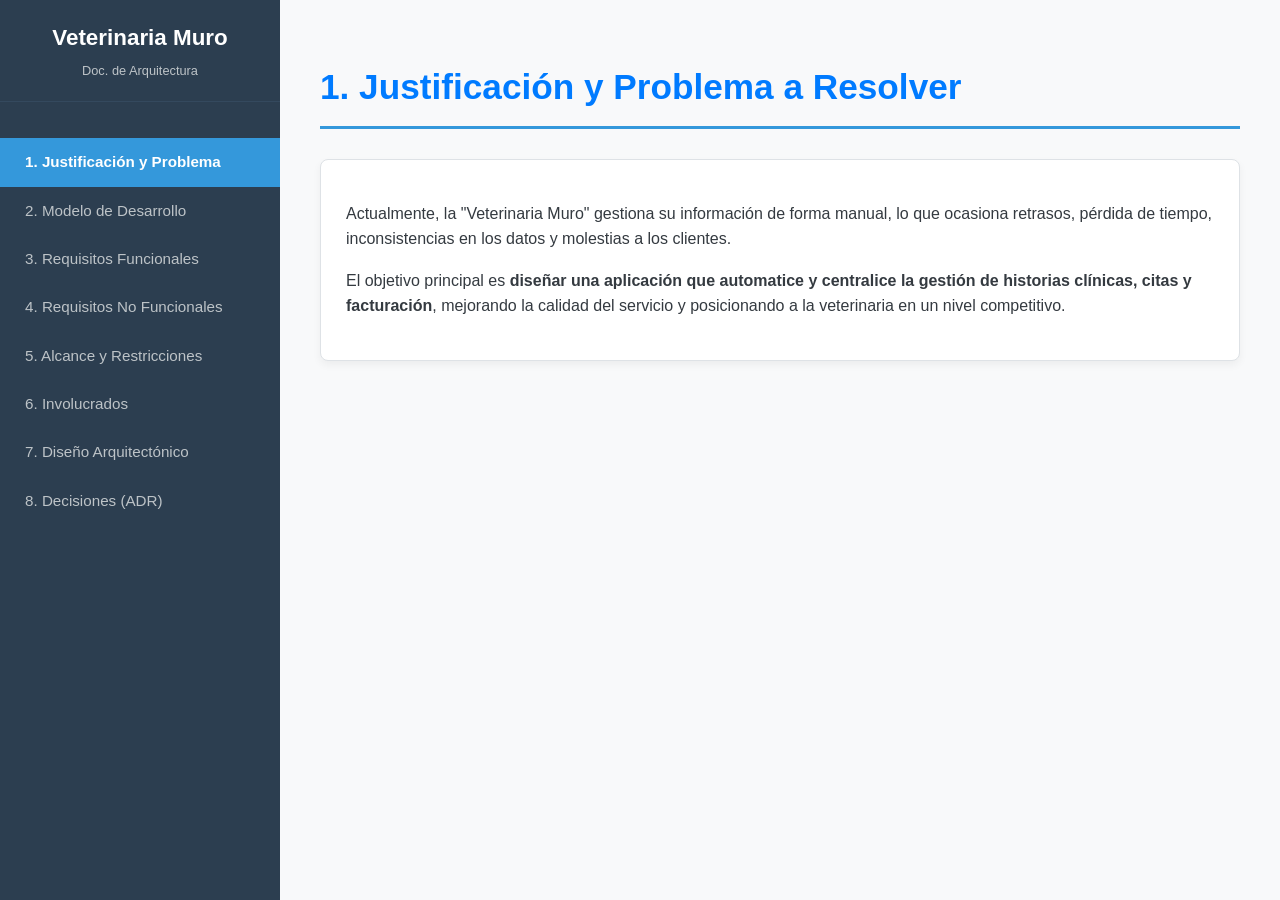
<file: Documentacion y seguimiento de la asignatura/index-boseto_inicial(indica un prototipo de documentacion de proyecto en html).html>
<!DOCTYPE html>
<html lang="es">

<head>
    <meta charset="UTF-8">
    <meta name="viewport" content="width=device-width, initial-scale=1.0">
    <title>Documento de Arquitectura - Software Veterinaria Muro</title>
    <style>
        :root {
            --primary-color: #007bff;
            --secondary-color: #6c757d;
            --background-color: #f8f9fa;
            --sidebar-bg: #2c3e50;
            --sidebar-text: #bdc3c7;
            --sidebar-text-hover: #ffffff;
            --sidebar-active-bg: #3498db;
            --card-bg: #ffffff;
            --card-border: #dee2e6;
            --header-border: #3498db;
            --font-family: 'Segoe UI', Roboto, Arial, sans-serif;
        }

        body {
            font-family: var(--font-family);
            margin: 0;
            padding: 0;
            line-height: 1.6;
            background-color: var(--background-color);
            color: #343a40;
            display: flex;
        }

        /* --- Sidebar --- */
        .sidebar {
            width: 280px;
            background-color: var(--sidebar-bg);
            color: var(--sidebar-text-hover);
            height: 100vh;
            position: fixed;
            top: 0;
            left: 0;
            overflow-y: auto;
            padding-top: 20px;
            transition: width 0.3s;
        }

        .sidebar-header {
            padding: 0 20px 20px 20px;
            text-align: center;
            border-bottom: 1px solid #34495e;
        }

        .sidebar-header h2 {
            margin: 0;
            font-size: 1.4em;
            color: var(--sidebar-text-hover);
        }

        .sidebar-header p {
            margin: 5px 0 0;
            font-size: 0.8em;
            color: var(--sidebar-text);
        }

        .sidebar-nav {
            list-style: none;
            padding: 20px 0;
        }

        .sidebar-nav li a {
            display: block;
            color: var(--sidebar-text);
            text-decoration: none;
            font-size: 0.95em;
            padding: 12px 25px;
            transition: background-color 0.2s, color 0.2s;
        }

        .sidebar-nav li a:hover {
            background-color: #34495e;
            color: var(--sidebar-text-hover);
        }

        .sidebar-nav li a.active {
            background-color: var(--sidebar-active-bg);
            color: var(--sidebar-text-hover);
            font-weight: bold;
        }

        /* --- Main Content --- */
        .main-content {
            margin-left: 280px;
            padding: 30px 40px;
            width: calc(100% - 280px);
        }

        .content-section {
            display: none;
        }

        .content-section.active {
            display: block;
            animation: fadeIn 0.5s;
        }

        @keyframes fadeIn {
            from {
                opacity: 0;
                transform: translateY(10px);
            }

            to {
                opacity: 1;
                transform: translateY(0);
            }
        }

        .page-header {
            font-size: 2.2em;
            color: var(--primary-color);
            border-bottom: 3px solid var(--header-border);
            margin-bottom: 30px;
            padding-bottom: 10px;
        }

        .card {
            background-color: var(--card-bg);
            border: 1px solid var(--card-border);
            border-radius: 8px;
            padding: 25px;
            margin-bottom: 20px;
            box-shadow: 0 4px 8px rgba(0, 0, 0, 0.05);
        }

        .card h3 {
            margin-top: 0;
            color: var(--primary-color);
        }

        /* --- Accordion for Views --- */
        .card details {
            border-bottom: 1px solid #eee;
            margin-bottom: 10px;
        }

        .card details:last-child {
            border-bottom: none;
            margin-bottom: 0;
        }

        .card summary {
            font-size: 1.1em;
            font-weight: 600;
            color: #34495e;
            padding: 15px 0;
            cursor: pointer;
            outline: none;
            list-style: none;
            /* Remove default marker */
        }

        .card summary::-webkit-details-marker {
            display: none;
            /* Chrome */
        }

        .card summary::before {
            content: '+';
            /* Custom marker */
            font-weight: bold;
            margin-right: 10px;
            display: inline-block;
            transition: transform 0.2s;
        }

        .card details[open] summary::before {
            transform: rotate(45deg);
        }

        .view-content {
            padding-bottom: 15px;
        }

        .view-content img {
            max-width: 100%;
            height: auto;
            border-radius: 5px;
            margin-top: 15px;
            border: 1px solid var(--card-border);
        }

        /* --- ADR Panel Styles --- */
        .adr-panel {
            display: grid;
            grid-template-columns: repeat(auto-fill, minmax(280px, 1fr));
            gap: 20px;
        }

        .adr-card {
            background-color: #fff;
            border: 1px solid var(--card-border);
            border-left: 5px solid var(--primary-color);
            border-radius: 8px;
            padding: 20px;
            cursor: pointer;
            transition: transform 0.2s, box-shadow 0.2s;
        }

        .adr-card:hover {
            transform: translateY(-5px);
            box-shadow: 0 8px 15px rgba(0, 0, 0, 0.08);
        }

        .adr-card h4 {
            margin: 0 0 5px 0;
            color: var(--primary-color);
            font-size: 1.1em;
        }

        .adr-card p {
            margin: 0;
            font-size: 0.9em;
            color: var(--secondary-color);
        }

        /* --- Modal Styles --- */
        .modal {
            display: none;
            position: fixed;
            z-index: 1000;
            left: 0;
            top: 0;
            width: 100%;
            height: 100%;
            overflow: auto;
            background-color: rgba(0, 0, 0, 0.5);
            animation: fadeIn 0.3s;
        }

        .modal-content {
            background-color: #fefefe;
            margin: 10% auto;
            padding: 30px;
            border: 1px solid #888;
            width: 80%;
            max-width: 700px;
            border-radius: 10px;
            box-shadow: 0 5px 15px rgba(0, 0, 0, 0.3);
            animation: slideIn 0.4s;
        }

        @keyframes slideIn {
            from {
                transform: translateY(-50px);
                opacity: 0;
            }

            to {
                transform: translateY(0);
                opacity: 1;
            }
        }

        .modal-header {
            display: flex;
            justify-content: space-between;
            align-items: center;
            border-bottom: 1px solid #ccc;
            padding-bottom: 15px;
            margin-bottom: 20px;
        }

        .modal-header h2 {
            margin: 0;
            color: var(--primary-color);
        }

        .close-button {
            color: #aaa;
            font-size: 28px;
            font-weight: bold;
            cursor: pointer;
        }

        .close-button:hover,
        .close-button:focus {
            color: black;
        }

        .modal-body h4 {
            color: #343a40;
            font-size: 1.1em;
            font-weight: bold;
            margin-top: 15px;
            margin-bottom: 5px;
        }

        .badge {
            display: inline-block;
            padding: .3em .7em;
            font-size: 80%;
            font-weight: 700;
            line-height: 1;
            text-align: center;
            white-space: nowrap;
            vertical-align: baseline;
            border-radius: .25rem;
            color: #fff;
        }

        .badge-success {
            background-color: #28a745;
        }

        .badge-danger {
            background-color: #dc3545;
        }
    </style>
</head>

<body>
    <!-- Sidebar -->
    <nav class="sidebar">
        <div class="sidebar-header">
            <h2>Veterinaria Muro</h2>
            <p>Doc. de Arquitectura</p>
        </div>
        <ul class="sidebar-nav">
            <li><a href="#justificacion" class="nav-link active">1. Justificación y Problema</a></li>
            <li><a href="#modelo" class="nav-link">2. Modelo de Desarrollo</a></li>
            <li><a href="#requisitos-funcionales" class="nav-link">3. Requisitos Funcionales</a></li>
            <li><a href="#requisitos-no-funcionales" class="nav-link">4. Requisitos No Funcionales</a></li>
            <li><a href="#alcance" class="nav-link">5. Alcance y Restricciones</a></li>
            <li><a href="#involucrados" class="nav-link">6. Involucrados</a></li>
            <li><a href="#diseno" class="nav-link">7. Diseño Arquitectónico</a></li>
            <li><a href="#adrs" class="nav-link">8. Decisiones (ADR)</a></li>
        </ul>
    </nav>

    <!-- Main content -->
    <main class="main-content">
        <section id="justificacion" class="content-section active">
            <h1 class="page-header">1. Justificación y Problema a Resolver</h1>
            <div class="card">
                <p>Actualmente, la "Veterinaria Muro" gestiona su información de forma manual, lo que ocasiona retrasos,
                    pérdida de tiempo, inconsistencias en los datos y molestias a los clientes.</p>
                <p>El objetivo principal es <strong>diseñar una aplicación que automatice y centralice la gestión de
                        historias clínicas, citas y facturación</strong>, mejorando la calidad del servicio y
                    posicionando a la veterinaria en un nivel competitivo.</p>
            </div>
        </section>

        <section id="modelo" class="content-section">
            <h1 class="page-header">2. Modelo de Desarrollo Propuesto</h1>
            <div class="card">
                <h3>Metodología Ágil (Scrum)</h3>
                <ul>
                    <li><strong>Flexibilidad:</strong> Permite incorporar cambios de requisitos durante el desarrollo.
                    </li>
                    <li><strong>Entregas parciales:</strong> Cada Sprint produce una funcionalidad usable (ej: módulo de
                        citas).</li>
                    <li><strong>Colaboración:</strong> El cliente participa activamente con retroalimentación continua.
                    </li>
                    <li><strong>Reducción de riesgos:</strong> Los problemas se detectan temprano en ciclos cortos.</li>
                </ul>
            </div>
        </section>

        <section id="requisitos-funcionales" class="content-section">
            <h1 class="page-header">3. Requisitos Funcionales</h1>
            <div class="card">
                <ul>
                    <li>Gestión de Mascotas</li>
                    <li>Gestión de Clientes</li>
                    <li>Gestión de Veterinarios</li>
                    <li>Gestión de Citas</li>
                    <li>Gestión de Servicios y Facturación</li>
                    <li>Gestión de Exámenes Clínicos</li>
                    <li>Administración de Usuarios y Perfiles</li>
                    <li>Generación de Informes</li>
                    <li>Consultas: historial clínico, ventas, citas programadas</li>
                </ul>
            </div>
        </section>

        <section id="requisitos-no-funcionales" class="content-section">
            <h1 class="page-header">4. Requisitos No Funcionales (FURPS+)</h1>
            <div class="card">
                <h3>Usabilidad</h3>
                <ul>
                    <li>Interfaz intuitiva y sencilla</li>
                    <li>Colores claros y accesibilidad para personas con problemas visuales</li>
                    <li>Diseño responsive</li>
                </ul>
                <h3>Confiabilidad</h3>
                <ul>
                    <li>Disponible 24/7</li>
                    <li>Consistencia en la base de datos</li>
                    <li>Copia de seguridad automática</li>
                </ul>
                <h3>Rendimiento</h3>
                <ul>
                    <li>Respuestas rápidas</li>
                    <li>Carga de interfaz eficiente</li>
                </ul>
                <h3>Soportabilidad</h3>
                <ul>
                    <li>Documentación PDF y manuales</li>
                    <li>Capacitación a usuarios</li>
                </ul>
            </div>
        </section>

        <section id="alcance" class="content-section">
            <h1 class="page-header">5. Alcance y Restricciones del Sistema</h1>
            <div class="card">
                <h3>Alcance</h3>
                <ul>
                    <li><strong>Incluye:</strong> Gestión de clientes, mascotas, citas, facturación, servicios, exámenes
                        clínicos, historial médico e informes.</li>
                    <li><strong>No incluye:</strong> Integraciones externas, aplicaciones móviles nativas ni
                        telemedicina.</li>
                </ul>
                <h3>Restricciones</h3>
                <ul>
                    <li>Uso de Java y frameworks compatibles</li>
                    <li>Infraestructura de bajo costo</li>
                    <li>Acceso vía web</li>
                </ul>
                <h3>Suposiciones</h3>
                <ul>
                    <li>Conexión a Internet estable</li>
                    <li>Personal capacitado en informática básica</li>
                    <li>Clientes con acceso a dispositivos con navegador</li>
                </ul>
            </div>
        </section>

        <section id="involucrados" class="content-section">
            <h1 class="page-header">6. Involucrados y Preocupaciones</h1>
            <div class="card">
                <ul>
                    <li><strong>Veterinario (Cliente):</strong> confiabilidad, calidad del servicio, reducción de
                        tiempos.</li>
                    <li><strong>Auxiliar/Secretaria:</strong> facilidad de uso, eficiencia en gestión de citas.</li>
                    <li><strong>Clientes (Dueños de mascotas):</strong> rapidez en agendamiento, seguridad de datos.
                    </li>
                    <li><strong>Administrador del sistema:</strong> seguridad, disponibilidad, respaldo de datos.</li>
                    <li><strong>Equipo de desarrollo:</strong> factibilidad técnica, cumplimiento de plazos.</li>
                </ul>
            </div>
        </section>

        <section id="diseno" class="content-section">
            <h1 class="page-header">7. Diseño Arquitectónico</h1>
            <div class="card">
                <h3>Racional Arquitectónico</h3>
                <p><strong>Estilo elegido:</strong> Arquitectura en Capas</p>
                <p><strong>Justificación:</strong> Separación modular facilita el mantenimiento y escalabilidad. Se
                    contemplan capas de Presentación, Lógica de Negocio y Datos.</p>
                <h4>Decisiones Clave</h4>
                <ul>
                    <li>Lenguaje: Java</li>
                    <li>Base de datos: MySQL/MariaDB</li>
                    <li>Framework: Spring Boot</li>
                    <li>Gestión de versiones: GitHub</li>
                </ul>
            </div>
            <div class="card">
                <h3>Vistas Arquitectónicas</h3>
                <details>
                    <summary>Vista Lógica (Componentes)</summary>
                    <div class="view-content">
                        <p>Muestra los componentes principales del sistema y sus relaciones. Componentes: Clientes,
                            Mascotas, Citas, Servicios, Facturación, Exámenes, Informes, Administración.</p>
                        <img src="img/diagrama-componentes.jpg"
                            alt="Diagrama de Componentes">
                    </div>
                </details>
                <details>
                    <summary>Vista de Proceso</summary>
                    <div class="view-content">
                        <p>Describe la interacción entre componentes para realizar una tarea. Ejemplo: Flujo de
                            asignación de una nueva cita, desde la solicitud del usuario hasta la confirmación en la
                            base de datos.</p>
                        <img src="img/diagrama-secuencia.png"
                            alt="Diagrama de Secuencia de Citas">
                    </div>
                </details>
                <details>
                    <summary>Vista de Despliegue</summary>
                    <div class="view-content">
                        <p>Ilustra cómo se distribuye el software en la infraestructura física. El sistema se despliega
                            en un servidor web que contiene la aplicación Spring Boot, conectado a un servidor de base
                            de datos MySQL. Los usuarios acceden vía web.</p>
                        <img src="img/vista-despliegue.png"
                            alt="Diagrama de Despliegue">
                    </div>
                </details>
            </div>
        </section>

        <section id="adrs" class="content-section">
            <h1 class="page-header">8. Decisiones Arquitectónicas (ADR)</h1>
            <div class="adr-panel">
                <!-- ADR cards will be dynamically generated by JS -->
            </div>
        </section>
    </main>

    <!-- Modal Structure -->
    <div id="adrModal" class="modal">
        <div class="modal-content">
            <div class="modal-header">
                <h2 id="modalTitle"></h2>
                <span class="close-button">&times;</span>
            </div>
            <div id="modalBody" class="modal-body"></div>
        </div>
    </div>

    <script>
        const adrData = [
            { id: 'ADR-001', title: 'Estrategia de Autenticación de Usuarios', context: 'El sistema debe ser seguro y garantizar que solo usuarios autorizados (administrador, veterinario, auxiliar, cliente) puedan acceder a las funciones que les corresponden.', decision: 'Se implementará un sistema de autenticación basado en <strong>JSON Web Tokens (JWT)</strong>. Al iniciar sesión, el sistema genera un JWT que el cliente envía en cada petición para validar su identidad y permisos.', consequences: '<p><span class="badge badge-success">A favor:</span> JWT es un estándar de la industria, no requiere estado en el servidor (mejora la escalabilidad) y funciona bien para web y móvil.</p><p><span class="badge badge-danger">En contra:</span> La información del token no está encriptada por defecto (no guardar datos sensibles). La invalidación de tokens requiere una estrategia adicional (ej. lista negra).</p>' },
            { id: 'ADR-002', title: 'Manejo de Errores y Generación de Logs', context: 'Es inevitable que ocurran errores. Necesitamos una forma organizada de comunicarlos al usuario y de registrarlos para que los desarrolladores puedan solucionarlos.', decision: 'Se adoptará una estrategia de dos niveles: <strong>Alertas amigables</strong> en la interfaz para errores predecibles y <strong>Logs detallados</strong> en el servidor para errores inesperados del sistema.', consequences: 'Mejora la experiencia del usuario (no ve errores técnicos) y provee al equipo de desarrollo la información precisa para diagnosticar y reparar fallos.' },
            { id: 'ADR-003', title: 'Consumo de APIs Externas', context: 'El sistema podría necesitar conectarse con servicios externos (pasarelas de pago, servicios de IA, etc.).', decision: 'Toda la comunicación con APIs externas se centralizará en una <strong>capa de "Adaptadores" o "Servicios"</strong> en el backend.', consequences: 'Aislar las integraciones facilita el mantenimiento. Si una API externa cambia, solo se modifica su adaptador, sin tocar la lógica de negocio.' },
            { id: 'ADR-004', title: 'Integración de Inteligencia Artificial (IA)', context: 'Se contempla añadir funcionalidades de IA a futuro, como un asistente virtual para agendar citas.', decision: 'La lógica de IA no se construirá internamente. Se integrará un <strong>servicio de IA externo</strong> (como Google AI, OpenAI) a través de su API.', consequences: 'Es más rápido y económico usar un servicio especializado que desarrollar modelos propios. La consecuencia es la dependencia de un proveedor externo.' },
            { id: 'ADR-005', title: 'Flexibilidad para Cambios de Tecnología', context: 'La tecnología evoluciona. La arquitectura debe estar preparada para futuros cambios de frameworks o lenguajes.', decision: 'Se adoptará una <strong>arquitectura en capas</strong> (Presentación, Lógica de Negocio, Acceso a Datos) con responsabilidades claramente separadas.', consequences: 'Permite reemplazar una capa (ej. la interfaz de usuario) con un impacto mínimo en las demás, haciendo la aplicación más longeva y adaptable.' },
            { id: 'ADR-006', title: 'Estrategia para Migraciones de Base de Datos', context: 'Podríamos necesitar cambiar de motor de base de datos en el futuro (ej. de MySQL a PostgreSQL).', decision: 'Se utilizará un <strong>Mapeador Objeto-Relacional (ORM)</strong> como Hibernate. Toda la interacción con la base de datos se hará a través del ORM.', consequences: 'Cambiar de BD se reduce a un cambio de configuración, en lugar de reescribir cientos de consultas. Aumenta drásticamente la mantenibilidad.' },
            { id: 'ADR-007', title: 'Soporte para Múltiples Idiomas', context: 'La veterinaria está en una zona turística (Mallorca). La aplicación podría ser usada por personas que hablan diferentes idiomas.', decision: 'Se implementará una estrategia de <strong>internacionalización (i18n)</strong>. Los textos de la UI se guardarán en archivos de recursos externos (ej. <code>textos_es.json</code>).', consequences: 'Permite añadir nuevos idiomas sin modificar el código fuente, simplemente añadiendo un nuevo archivo de traducción.' },
            { id: 'ADR-008', title: 'Funcionalidad de Búsqueda', context: 'Los usuarios necesitan una forma rápida de encontrar clientes, mascotas e historiales clínicos.', decision: 'Inicialmente, las búsquedas se realizarán con consultas a la BD sobre campos <strong>indexados</strong>. Se diseñará para poder integrar a futuro un motor de búsqueda especializado (ej. Elasticsearch).', consequences: 'Es la solución más simple y económica para las necesidades básicas, con una ruta de escalabilidad clara para búsquedas más potentes a futuro.' },
            { id: 'ADR-009', title: 'Generación de Informes y Reportes', context: 'El sistema debe generar documentos como facturas y fórmulas médicas en formatos estándar como PDF.', decision: 'Se creará un <strong>módulo de reportes</strong> que usará una librería especializada (ej. JasperReports) y plantillas predefinidas.', consequences: 'Usar plantillas facilita modificar el diseño de los reportes sin tocar el código. Separar el módulo evita que la generación de reportes afecte el rendimiento.' },
            { id: 'ADR-010', title: 'Conexión con Redes Sociales', context: 'Para facilitar el registro, se podría permitir a los usuarios usar sus cuentas de redes sociales (Google, Facebook).', decision: 'Se implementará el inicio de sesión social utilizando el protocolo estándar <strong>OAuth 2.0</strong> y los SDKs oficiales de cada plataforma.', consequences: 'OAuth 2.0 es el estándar de la industria. Mejora la experiencia de usuario y evita la responsabilidad de almacenar más contraseñas.' },
            { id: 'ADR-011', title: 'Cumplimiento de Protección de Datos (GDPR)', context: 'El sistema manejará datos sensibles y debe cumplir con el <strong>Reglamento General de Protección de Datos (GDPR)</strong> de Europa.', decision: 'Se implementarán múltiples medidas: <strong>cifrado</strong> de datos, <strong>control de acceso</strong> por roles y funcionalidades para que los usuarios ejerzan sus <strong>derechos</strong> (exportar/eliminar datos).', consequences: 'El cumplimiento normativo es una obligación legal. Estas medidas protegen la privacidad, generan confianza y evitan sanciones severas.' },
            { id: 'ADR-012', title: 'Inclusión y Accesibilidad', context: 'La aplicación debe ser usable por personas con discapacidades (visuales, motoras, etc.).', decision: 'La interfaz se desarrollará siguiendo las pautas de accesibilidad <strong>WCAG</strong> (contraste de color, navegación por teclado, texto alternativo, etc.).', consequences: 'Una aplicación accesible es un requisito ético y legal que, además, mejora la experiencia para todos los usuarios.' },
            { id: 'ADR-013', title: 'Diseño Adaptable (Responsivo)', context: 'Los usuarios accederán desde computadores, tabletas y celulares.', decision: 'Se utilizará un enfoque de <strong>diseño responsivo</strong> con CSS Flexbox y Grid, permitiendo que la interfaz se adapte automáticamente al tamaño de la pantalla.', consequences: 'Garantiza una buena experiencia de usuario en cualquier dispositivo sin necesidad de desarrollar y mantener apps separadas, reduciendo costos.' },
            { id: 'ADR-014', title: 'Manejo de Versiones del Código Fuente', context: 'Se necesita un sistema para controlar los cambios en el código, colaborar sin conflictos y mantener un historial estable.', decision: 'Se utilizará <strong>Git</strong> como sistema de control de versiones y un repositorio centralizado (GitHub). Se seguirá una estrategia de ramas como <strong>GitFlow</strong>.', consequences: 'Git es el estándar de la industria. Una estrategia de ramas organizada permite el desarrollo en paralelo y asegura que siempre haya una versión estable del código.' }
        ];

        document.addEventListener('DOMContentLoaded', function () {
            const navLinks = document.querySelectorAll('.nav-link');
            const contentSections = document.querySelectorAll('.content-section');
            const adrPanel = document.querySelector('.adr-panel');
            const modal = document.getElementById('adrModal');
            const modalTitle = document.getElementById('modalTitle');
            const modalBody = document.getElementById('modalBody');
            const closeButton = document.querySelector('.close-button');

            // --- Tab Navigation ---
            navLinks.forEach(link => {
                link.addEventListener('click', function (e) {
                    e.preventDefault();
                    navLinks.forEach(l => l.classList.remove('active'));
                    contentSections.forEach(s => s.classList.remove('active'));
                    this.classList.add('active');
                    const targetSection = document.querySelector(this.getAttribute('href'));
                    if (targetSection) {
                        targetSection.classList.add('active');
                    }
                });
            });

            // --- ADR Panel and Modal Logic ---
            // Populate ADR panel
            if (adrPanel) {
                adrData.forEach(adr => {
                    const card = document.createElement('div');
                    card.className = 'adr-card';
                    card.innerHTML = `<h4>${adr.id}</h4><p>${adr.title}</p>`;
                    card.addEventListener('click', () => openModal(adr));
                    adrPanel.appendChild(card);
                });
            }

            function openModal(adr) {
                modalTitle.textContent = `${adr.id}: ${adr.title}`;
                modalBody.innerHTML = `
                    <h4>Contexto</h4><p>${adr.context}</p>
                    <h4>Decisión</h4><p>${adr.decision}</p>
                    <h4>Justificación y Consecuencias</h4><div>${adr.consequences}</div>
                `;
                modal.style.display = 'block';
            }

            function closeModal() {
                modal.style.display = 'none';
            }

            closeButton.addEventListener('click', closeModal);
            window.addEventListener('click', function (event) {
                if (event.target == modal) {
                    closeModal();
                }
            });
        });
    </script>
</body>

</html>
</file>
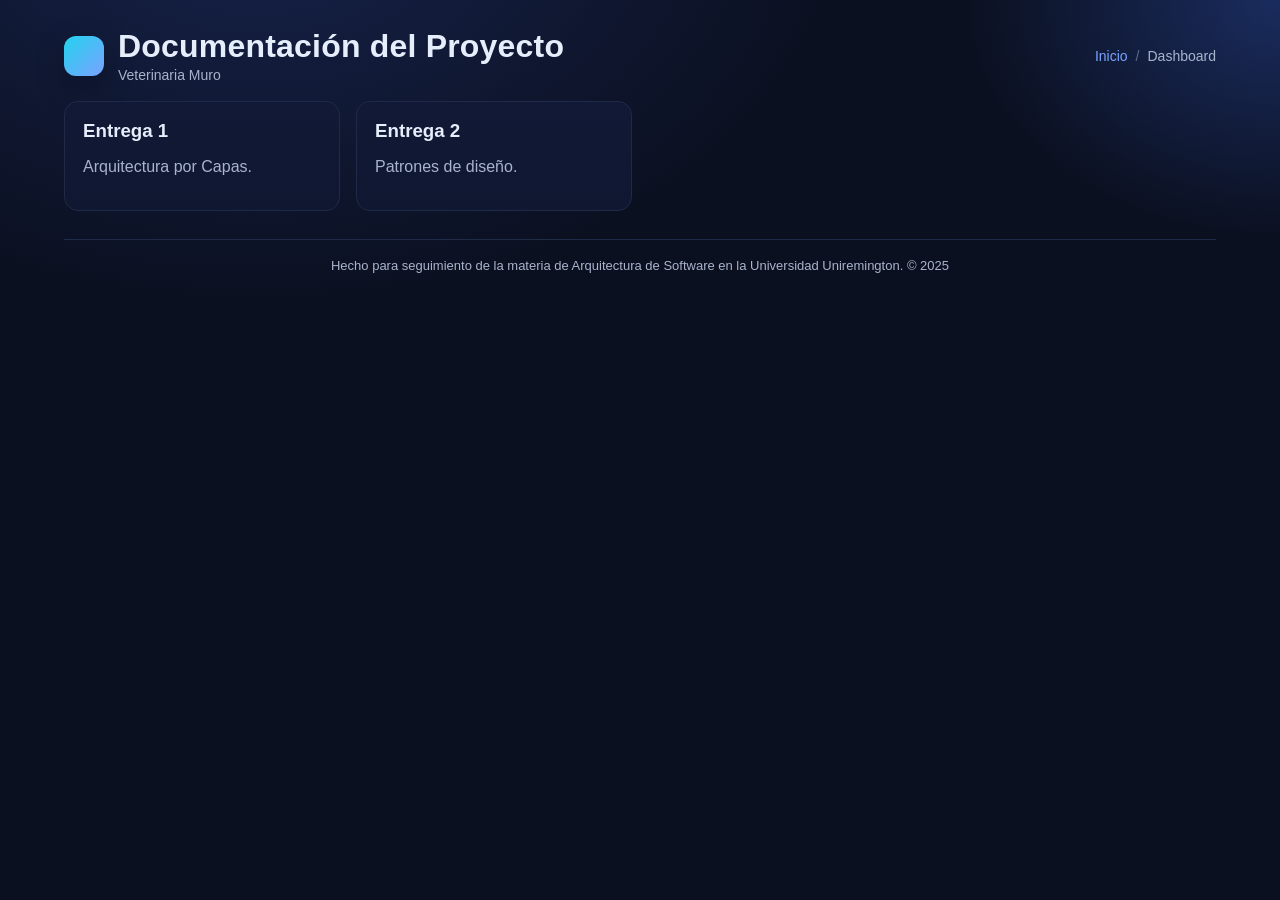
<file: Documentacion y seguimiento de la asignatura/index.html (SPA minimalista, elegante y centrada).html>
<!DOCTYPE html>
<html lang="es">

<head>
  <meta charset="UTF-8" />
  <meta name="viewport" content="width=device-width, initial-scale=1.0" />
  <title>Documentación del Proyecto · Entregas</title>
  <style>
    :root {
      --bg: #0b1020;
      --surface: #0f152b;
      --card: #121a34;
      --text: #e6eefc;
      --muted: #a9b4cc;
      --primary: #7aa2ff;
      --accent: #22d3ee;
      --border: #1f2a48;
      --ok: #22c55e;
      --warn: #f59e0b;
      --danger: #ef4444;
      --shadow: 0 10px 30px rgba(0, 0, 0, .25);
      --radius: 14px;
      --mono: ui-monospace, SFMono-Regular, Menlo, Monaco, Consolas, "Liberation Mono", "Courier New", monospace;
      --sans: Inter, "SF Pro Text", "Segoe UI", Roboto, Arial, Helvetica, sans-serif;
      --maxw: 960px;
    }

    * {
      box-sizing: border-box
    }

    html,
    body {
      height: 100%
    }

    body {
      margin: 0;
      font-family: var(--sans);
      background: radial-gradient(1200px 800px at 20% -10%, #16224a, transparent 50%), radial-gradient(800px 600px at 100% 0%, #1a2c5e, transparent 40%), var(--bg);
      color: var(--text);
    }

    /* CONTENEDOR */
    .container {
      max-width: 1200px;
      margin: 0 auto;
      padding: 28px 24px 60px;
    }

    header.top {
      display: flex;
      align-items: center;
      justify-content: space-between;
      gap: 16px;
      margin-bottom: 18px;
    }

    .brand {
      display: flex;
      align-items: center;
      gap: 14px;
    }

    .logo {
      width: 40px;
      height: 40px;
      border-radius: 12px;
      background: linear-gradient(135deg, var(--accent), var(--primary));
      box-shadow: var(--shadow);
    }

    .title {
      margin: 0;
      font-weight: 700;
      letter-spacing: .2px
    }

    .subtitle {
      margin: 2px 0 0;
      color: var(--muted);
      font-size: 14px
    }

    /* NAV BREADCRUMB */
    .breadcrumbs {
      display: flex;
      align-items: center;
      gap: 8px;
      color: var(--muted);
      font-size: 14px;
    }

    .breadcrumbs a {
      color: var(--primary);
      text-decoration: none
    }

    .breadcrumbs .sep {
      opacity: .5
    }

    /* BOTONES */
    .btn {
      display: inline-flex;
      align-items: center;
      justify-content: center;
      gap: 10px;
      height: 44px;
      padding: 0 16px;
      border-radius: 12px;
      border: 1px solid var(--border);
      background: linear-gradient(180deg, #1a2447, #121a34);
      color: var(--text);
      text-decoration: none;
      cursor: pointer;
      transition: transform .06s ease, box-shadow .12s ease, border-color .2s ease;
    }

    .btn:hover {
      transform: translateY(-1px);
      box-shadow: var(--shadow);
      border-color: #33509a
    }

    .btn.primary {
      background: linear-gradient(180deg, #2a3f7e, #1a2b5a);
      border-color: #2a4fb8
    }

    .btn.ghost {
      background: transparent
    }

    .btn.small {
      height: 36px;
      padding: 0 12px;
      font-size: 14px
    }

    /* TARJETAS Y LAYOUT */
    .hero {
      display: grid;
      gap: 18px;
      margin: 10px 0 24px;
    }

    .panel {
      background: linear-gradient(180deg, rgba(255, 255, 255, 0.02), rgba(255, 255, 255, 0.01));
      border: 1px solid var(--border);
      border-radius: var(--radius);
      box-shadow: var(--shadow);
      padding: 20px;
    }

    .grid {
      display: grid;
      gap: 16px
    }

    @media (min-width: 900px) {
      .grid.cols-2 {
        grid-template-columns: 1fr 1fr
      }

      .grid.cols-3 {
        grid-template-columns: repeat(3, 1fr)
      }

      .grid.cols-4 {
        grid-template-columns: repeat(4, 1fr)
      }
    }

    .card {
      background: linear-gradient(180deg, #111936, #0f1731);
      border: 1px solid var(--border);
      border-radius: var(--radius);
      padding: 18px;
      transition: transform .08s ease, box-shadow .12s ease, border-color .2s;
      text-decoration: none;
      color: var(--text);
      display: block;
    }

    .card:hover {
      transform: translateY(-2px);
      box-shadow: var(--shadow);
      border-color: #2f4da2
    }

    .card h3 {
      margin: 0 0 8px
    }

    .muted {
      color: var(--muted)
    }

    .pill {
      display: inline-block;
      padding: 4px 10px;
      border-radius: 999px;
      font-size: 12px;
      background: rgba(122, 162, 255, .12);
      border: 1px solid #314c96;
      color: var(--primary)
    }

    /* VISTAS */
    section.view {
      display: none;
      animation: fade .18s ease
    }

    section.view.active {
      display: block
    }

    @keyframes fade {
      from {
        opacity: .0;
        transform: translateY(6px)
      }

      to {
        opacity: 1;
        transform: none
      }
    }

    /* LECTURA CENTRADA */
    .reader {
      max-width: var(--maxw);
      margin: 0 auto;
    }

    .reader h2 {
      margin: 0 0 12px;
      font-size: 28px
    }

    .block {
      background: #0f1732;
      border: 1px solid var(--border);
      padding: 18px;
      border-radius: 12px;
      box-shadow: var(--shadow);
      margin-bottom: 18px
    }

    .code {
      font-family: var(--mono);
      background: #0b1226;
      color: #d8e6ff;
      padding: 16px;
      border-radius: 8px;
      overflow: auto;
      font-size: 13px;
      border: 1px solid #16244a;
    }

    .diagram {
      background: #0b1226;
      color: #e3f2fd;
      border-radius: 8px;
      padding: 16px;
      font-family: var(--mono);
      white-space: pre;
      overflow: auto;
      font-size: 13px;
      border: 1px solid #16244a;
    }

    .def {
      background: #111a38;
      border: 1px solid var(--border);
      padding: 10px 12px;
      border-radius: 10px;
      margin: 8px 0;
      font-size: 14px;
      color: var(--text)
    }

    /* NAV DE SECCIONES DENTRO DE UNA ENTREGA */
    .section-grid .card h4 {
      margin: 0 0 6px
    }

    .section-grid p {
      margin: 0 0 8px;
      color: var(--muted)
    }

    /* FOOT */
    footer {
      margin-top: 28px;
      padding-top: 18px;
      border-top: 1px solid var(--border);
      color: var(--muted);
      font-size: 13px;
      text-align: center;
    }
  </style>
  <script>
    document.addEventListener('DOMContentLoaded', () => {
      const views = document.querySelectorAll('section.view');
      const route = (id) => {
        views.forEach(v => v.classList.remove('active'));
        const target = document.getElementById(id) || document.getElementById('home');
        target.classList.add('active');
        history.replaceState(null, '', '#' + id);
      };
      document.body.addEventListener('click', (e) => {
        const a = e.target.closest('[data-route]');
        if (a) {
          e.preventDefault();
          route(a.getAttribute('data-route'));
        }
      });
      const initial = location.hash?.replace('#', '') || 'home';
      route(initial);
    });
  </script>
</head>

<body>
  <div class="container">
    <header class="top">
      <div class="brand">
        <div class="logo"></div>
        <div>
          <h1 class="title">Documentación del Proyecto</h1>
          <p class="subtitle">Veterinaria Muro</p>
        </div>
      </div>
      <nav class="breadcrumbs">
        <a href="#" data-route="home">Inicio</a>
        <span class="sep">/</span>
        <span id="crumb-context" class="muted">Dashboard</span>
      </nav>
    </header>

    <!-- HOME: Panel de entregas -->
    <section id="home" class="view active">
      <div class="grid cols-4">
        <a class="card" href="#" data-route="e1">
          <h3>Entrega 1</h3>
          <p class="muted">Arquitectura por Capas.</p>
        </a>
        <a class="card" href="#" data-route="e2">
          <h3>Entrega 2</h3>
          <p class="muted">Patrones de diseño.</p>
        </a>

      </div>
    </section>

    <!-- ENTREGA 1: Dashboard de secciones -->
    <section id="e1" class="view">
      <div class="hero panel">
        <div style="display:flex; align-items:center; justify-content:space-between; gap:16px;">
          <div>
            <h2 style="margin:0">Entrega 1 · Arquitectura por Capas</h2>
            <p class="muted" style="margin:6px 0 0">Selecciona una sección para abrirla en vista de lectura.</p>
          </div>
          <a class="btn" href="#" data-route="home">Volver al Inicio</a>
        </div>
      </div>
      <div class="grid section-grid cols-3">
        <a class="card" href="#" data-route="e1-vision">
          <h4>1. Visión y Stack</h4>
          <p>Resumen del objetivo y tecnologías.</p>
        </a>
        <a class="card" href="#" data-route="e1-capas">
          <h4>2. Arquitectura por Capas</h4>
          <p>Separación Presentación, Aplicación, Dominio, Infraestructura.</p>
        </a>
        <a class="card" href="#" data-route="e1-dominio">
          <h4>3. Entidades de Dominio</h4>
          <p>Modelos, value objects, reglas.</p>
        </a>
        <a class="card" href="#" data-route="e1-persistencia">
          <h4>4. Persistencia y BD</h4>
          <p>PostgreSQL, H2, migraciones.</p>
        </a>
        <a class="card" href="#" data-route="e1-repos">
          <h4>5. Repositorios</h4>
          <p>Puertos y adaptadores.</p>
        </a>
        <a class="card" href="#" data-route="e1-presentacion">
          <h4>6. Presentación (API)</h4>
          <p>REST, DTOs, validación.</p>
        </a>
        <a class="card" href="#" data-route="e1-estructura">
          <h4>7. Estructura del Proyecto</h4>
          <p>Árbol de carpetas y ejemplo clave.</p>
        </a>
        <a class="card" href="#" data-route="adrs">
          <h4>8. Decisiones (ADRs)</h4>
          <p>Qué, por qué y consecuencias.</p>
        </a>
        <a class="card" href="#" data-route="e1-calidad">
          <h4>9. Calidad y Seguridad</h4>
          <p>Rendimiento, seguridad, mantenimiento.</p>
        </a>
      </div>
    </section>

    <!-- ENTREGA 1: Vistas de lectura centrada (contenido intacto) -->
    <section id="e1-vision" class="view">
      <div class="reader">
        <div class="block" style="display:flex; justify-content:space-between; align-items:center">
          <h2>1. Visión y selección tecnológica</h2>
          <div style="display:flex; gap:8px">
            <a class="btn ghost small" href="#" data-route="e1">Volver a Entrega 1</a>
            <a class="btn primary small" href="#" data-route="home">Inicio</a>
          </div>
        </div>
        <div class="block">
          <p>Se construirá una aplicación web para la clínica veterinaria: registrar clientes, mascotas, citas,
            servicios,
            exámenes y facturas. La idea es que sea muy rápida, segura, fácil de mantener y que podamos desarrollarla
            sin
            enredarnos con demasiada programación innecesaria.</p>
          <div class="grid cols-2">
            <div class="block">
              <h3>Stack elegido</h3>
              <ul>
                <li><span class="pill">Backend</span> Java 17 + Spring Boot 3.x
                  <div class="def"><strong>Qué es:</strong> “Spring Boot” ahorra código repetido al crear APIs en Java.
                    <p><strong>Traducción:</strong> avanzamos más rápido con menos dolor.</p>
                  </div>
                </li>
                <li><span class="pill">Base de datos (Producción)</span> PostgreSQL 15
                  <div class="def"><strong>Qué es:</strong> base de datos robusta y gratuita.
                    <p><strong>Traducción:</strong> datos ordenados y confiables.</p>
                  </div>
                </li>
                <li><span class="pill">Base de datos (Desarrollo)</span> H2 en memoria
                  <div class="def"><strong>Qué es:</strong> base “rápida de prueba” en memoria.
                    <strong>Traducción:</strong> ideal para desarrollar sin instalar nada complejo.
                  </div>
                </li>
                <li><span class="pill">Documentación API</span> Swagger/OpenAPI (springdoc)
                  <div class="def"><strong>Qué es:</strong> página interactiva para probar la API.
                    <strong>Traducción:</strong> probamos endpoints en el navegador.
                  </div>
                </li>
                <li><span class="pill">Seguridad</span> Spring Security con JWT y roles
                  <div class="def"><strong>Qué es:</strong> protege la API con inicios de sesión y permisos.
                    <strong>Traducción:</strong> solo quien debe, puede ver o cambiar info.
                  </div>
                </li>
                <li><span class="pill">Control de versiones</span> Git + GitHub
                  <div class="def"><strong>Qué es:</strong> historial y respaldo del trabajo con ramas por entrega.
                  </div>
                </li>
              </ul>
            </div>
            <div class="block">
              <h3>Objetivos</h3>
              <ul>
                <li>Velocidad de desarrollo con buenas prácticas.</li>
                <li>Arquitectura limpia y modular.</li>
                <li>Seguridad y mantenibilidad desde el inicio.</li>
              </ul>
            </div>
          </div>
        </div>
      </div>
    </section>
    <!-- ENTREGA 1: Arquitectura por Capas -->
    <section id="e1-capas" class="view">
      <div class="reader">
        <div class="block" style="display:flex; justify-content:space-between; align-items:center">
          <h2>2. Arquitectura por Capas</h2>
          <div style="display:flex; gap:8px">
            <a class="btn ghost small" href="#" data-route="e1">Volver a Entrega 1</a>
            <a class="btn primary small" href="#" data-route="home">Inicio</a>
          </div>
        </div>
        <div class="block">
          <p>Separación clara en capas: Presentación (API), Aplicación (casos de uso), Dominio (reglas de negocio), e
            Infraestructura (BD, seguridad, etc.).</p>
        </div>
      </div>
    </section>

    <!-- ENTREGA 1: Entidades de Dominio -->
    <section id="e1-dominio" class="view">
      <div class="reader">
        <div class="block" style="display:flex; justify-content:space-between; align-items:center">
          <h2>3. Entidades de Dominio</h2>
          <div style="display:flex; gap:8px">
            <a class="btn ghost small" href="#" data-route="e1">Volver a Entrega 1</a>
            <a class="btn primary small" href="#" data-route="home">Inicio</a>
          </div>
        </div>
        <div class="block">
          <p>Clientes, Mascotas, Veterinarios, Citas, Facturas, Servicios, con Value Objects como Email, Cédula y
            Dinero.</p>
        </div>
      </div>
    </section>

    <!-- ENTREGA 1: Persistencia y BD -->
    <section id="e1-persistencia" class="view">
      <div class="reader">
        <div class="block" style="display:flex; justify-content:space-between; align-items:center">
          <h2>4. Persistencia y BD</h2>
          <div style="display:flex; gap:8px">
            <a class="btn ghost small" href="#" data-route="e1">Volver a Entrega 1</a>
            <a class="btn primary small" href="#" data-route="home">Inicio</a>
          </div>
        </div>
        <div class="block">
          <p>Uso de PostgreSQL en producción, H2 para pruebas, y migraciones con Flyway para controlar el esquema.</p>
        </div>
      </div>
    </section>

    <!-- ENTREGA 1: Repositorios -->
    <section id="e1-repos" class="view">
      <div class="reader">
        <div class="block" style="display:flex; justify-content:space-between; align-items:center">
          <h2>5. Repositorios</h2>
          <div style="display:flex; gap:8px">
            <a class="btn ghost small" href="#" data-route="e1">Volver a Entrega 1</a>
            <a class="btn primary small" href="#" data-route="home">Inicio</a>
          </div>
        </div>
        <div class="block">
          <p>Interfaces de repositorio en el Dominio y sus implementaciones en Infraestructura (Adaptadores JPA).</p>
        </div>
      </div>
    </section>

    <!-- ENTREGA 1: Presentación (API) -->
    <section id="e1-presentacion" class="view">
      <div class="reader">
        <div class="block" style="display:flex; justify-content:space-between; align-items:center">
          <h2>6. Presentación (API)</h2>
          <div style="display:flex; gap:8px">
            <a class="btn ghost small" href="#" data-route="e1">Volver a Entrega 1</a>
            <a class="btn primary small" href="#" data-route="home">Inicio</a>
          </div>
        </div>
        <div class="block">
          <p>Controladores REST, DTOs, validaciones, y documentación con Swagger/OpenAPI.</p>
        </div>
      </div>
    </section>

    <!-- ENTREGA 1: Estructura del Proyecto -->
    <section id="e1-estructura" class="view">
      <div class="reader">
        <div class="block" style="display:flex; justify-content:space-between; align-items:center">
          <h2>7. Estructura del proyecto (carpetas ordenadas)</h2>
          <div style="display:flex; gap:8px">
            <a class="btn ghost small" href="#" data-route="e1">Volver a Entrega 1</a>
            <a class="btn primary small" href="#" data-route="home">Inicio</a>
          </div>
        </div>
        <div class="block">
          <p>Esta estructura imita cómo organizan proyectos los equipos profesionales: separamos por módulos (dominio,
            aplicación, infraestructura, API).</p>
          <div class="diagram">vete/
            ├─ pom.xml
            ├─ README.md
            ├─ .gitignore
            ├─ docker-compose.yml
            ├─ .env.example
            ├─ vete-domain/
            │ ├─ pom.xml
            │ └─ src/main/java/com/vete/domain/...
            ├─ vete-application/
            │ ├─ pom.xml
            │ └─ src/main/java/com/vete/application/...
            ├─ vete-infrastructure/
            │ ├─ pom.xml
            │ └─ src/main/java/com/vete/infrastructure/...
            └─ vete-api/
            ├─ pom.xml
            └─ src/main/java/com/vete/api/...</div>
          <div class="block">
            <h3>Cómo se conecta todo (flujo típico)</h3>
            <ol>
              <li>El <strong>Controller</strong> recibe una petición HTTP con un DTO.</li>
              <li>Valida el DTO y llama a un <strong>Use Case</strong> en <em>application</em>.</li>
              <li>El Use Case usa el <strong>Dominio</strong> (entidades/servicios) para aplicar reglas.</li>
              <li>Cuando necesita datos, llama a un <strong>Repositorio del Dominio</strong> (interface).</li>
              <li>Un <strong>Adapter</strong> en <em>infrastructure</em> implementa ese repositorio usando <em>Spring
                  Data JPA</em> y mapea a entidades JPA.</li>
              <li>Se persiste en la BD, se regresa el resultado al Use Case, luego al Controller y se responde con un
                DTO.</li>
            </ol>
            <div class="def"><strong>DTO:</strong> objeto simple para enviar/recibir datos por la API (sin lógica).
              <strong>JPA:</strong> estándar para mapear objetos a tablas. <strong>Adapter:</strong> traductor entre
              dominio y tecnología.
            </div>
          </div>
          <div class="block">
            <h3>Ejemplo mínimo de archivos clave</h3>
            <div class="code">package com.vete.domain.repository;
              import java.util.Optional;
              import com.vete.domain.model.Cliente;
              public interface ClienteRepository {
              Optional&lt;Cliente&gt; findByCedula(String cedula);
              Cliente save(Cliente cliente);
              }

              package com.vete.infrastructure.persistence.repository;
              import java.util.Optional;
              import org.springframework.data.jpa.repository.JpaRepository;
              import com.vete.infrastructure.persistence.entity.ClienteEntity;
              public interface ClienteJpaRepository extends JpaRepository&lt;ClienteEntity, Long&gt; {
              Optional&lt;ClienteEntity&gt; findByCedula(String cedula);
              }

              package com.vete.infrastructure.persistence.adapter;
              import java.util.Optional;
              import org.springframework.stereotype.Component;
              import lombok.RequiredArgsConstructor;
              import com.vete.domain.repository.ClienteRepository;
              import com.vete.domain.model.Cliente;
              import com.vete.infrastructure.persistence.repository.ClienteJpaRepository;
              import com.vete.infrastructure.persistence.entity.ClienteEntity;
              import com.vete.infrastructure.mapper.ClienteEntityMapper;
              @Component
              @RequiredArgsConstructor
              public class ClienteRepositoryAdapter implements ClienteRepository {
              private final ClienteJpaRepository jpa;
              private final ClienteEntityMapper mapper;
              @Override
              public Optional&lt;Cliente&gt; findByCedula(String cedula) {
              return jpa.findByCedula(cedula).map(mapper::toDomain);
              }
              @Override
              public Cliente save(Cliente cliente) {
              ClienteEntity saved = jpa.save(mapper.toEntity(cliente));
              return mapper.toDomain(saved);
              }
              }</div>
            <p class="muted">El dominio no depende de JPA ni de Spring; Infraestructura traduce entre dominio y BD.</p>
          </div>
        </div>
      </div>
    </section>

    <!-- ADRs: Dashboard -->
    <section id="adrs" class="view">
      <div class="hero panel">
        <div style="display:flex; align-items:center; justify-content:space-between; gap:16px;">
          <div>
            <h2 style="margin:0">Decisiones de Arquitectura (ADR)</h2>
            <p class="muted" style="margin:6px 0 0">Registro claro y justificable de decisiones técnicas. Cada ADR
              incluye contexto, decisión y consecuencias.</p>
          </div>
          <a class="btn" href="#" data-route="home">Volver al Inicio</a>
        </div>
      </div>
      <div class="grid section-grid cols-3">
        <a class="card" href="#" data-route="adr-001">
          <h4>ADR-001</h4>
          <p>Estrategia de Autenticación</p>
        </a>
        <a class="card" href="#" data-route="adr-002">
          <h4>ADR-002</h4>
          <p>Errores y Logs</p>
        </a>
        <a class="card" href="#" data-route="adr-003">
          <h4>ADR-003</h4>
          <p>Consumo de APIs Externas</p>
        </a>
        <a class="card" href="#" data-route="adr-004">
          <h4>ADR-004</h4>
          <p>Integración de IA</p>
        </a>
        <a class="card" href="#" data-route="adr-005">
          <h4>ADR-005</h4>
          <p>Flexibilidad Tecnológica</p>
        </a>
        <a class="card" href="#" data-route="adr-006">
          <h4>ADR-006</h4>
          <p>Migraciones de BD</p>
        </a>
        <a class="card" href="#" data-route="adr-007">
          <h4>ADR-007</h4>
          <p>Múltiples Idiomas (i18n)</p>
        </a>
        <a class="card" href="#" data-route="adr-008">
          <h4>ADR-008</h4>
          <p>Funcionalidad de Búsqueda</p>
        </a>
        <a class="card" href="#" data-route="adr-009">
          <h4>ADR-009</h4>
          <p>Reportes y PDFs</p>
        </a>
        <a class="card" href="#" data-route="adr-010">
          <h4>ADR-010</h4>
          <p>Redes Sociales (OAuth2)</p>
        </a>
        <a class="card" href="#" data-route="adr-011">
          <h4>ADR-011</h4>
          <p>Protección de Datos (GDPR)</p>
        </a>
        <a class="card" href="#" data-route="adr-012">
          <h4>ADR-012</h4>
          <p>Accesibilidad (WCAG)</p>
        </a>
        <a class="card" href="#" data-route="adr-013">
          <h4>ADR-013</h4>
          <p>Diseño Responsivo</p>
        </a>
        <a class="card" href="#" data-route="adr-014">
          <h4>ADR-014</h4>
          <p>Versionado (Git/GitFlow)</p>
        </a>
      </div>
    </section>

    <!-- ADR-001 -->
    <section id="adr-001" class="view">
      <div class="reader">
        <div class="block" style="display:flex;justify-content:space-between;align-items:center">
          <h2>ADR-001 · Estrategia de Autenticación de Usuarios</h2>
          <div style="display:flex;gap:8px">
            <a class="btn ghost small" href="#" data-route="adrs">Volver a ADRs</a>
            <a class="btn primary small" href="#" data-route="home">Inicio</a>
          </div>
        </div>
        <div class="block">
          <p class="muted"><strong>Contexto:</strong> Necesitamos autenticación segura por rol (ADMIN, VET, AUX,
            CLIENTE) para web y móvil, con escalabilidad horizontal.</p>
          <div class="def"><strong>Decisión:</strong> Autenticación stateless con JSON Web Tokens (JWT) firmados (HS256
            inicialmente), enviados en el encabezado Authorization: Bearer. Refresco mediante tokens de refresh con
            rotación y expiración corta para el access token.</div>
          <div class="def"><strong>Consecuencias:</strong> + Escalable (sin sesión en servidor), compatible con
            múltiples clientes, fácil integración con gateways. − Requiere manejo de revocación (lista negra o
            invalidación por versión de token), no poner datos sensibles en el payload.</div>
          <div class="code">// Pseudocódigo de validación (Aplicación/Infra)
            if (!authHeader.startsWith("Bearer ")) deny();
            String jwt = authHeader.substring(7);
            Claims c = jwtService.verify(jwt); // firma + expiración
            authorize(c.role()); // mapea a permisos</div>
        </div>
      </div>
    </section>

    <!-- ADR-002 -->
    <section id="adr-002" class="view">
      <div class="reader">
        <div class="block" style="display:flex;justify-content:space-between;align-items:center">
          <h2>ADR-002 · Manejo de Errores y Generación de Logs</h2>
          <div style="display:flex;gap:8px">
            <a class="btn ghost small" href="#" data-route="adrs">Volver a ADRs</a>
            <a class="btn primary small" href="#" data-route="home">Inicio</a>
          </div>
        </div>
        <div class="block">
          <p class="muted"><strong>Contexto:</strong> Errores son inevitables. Necesitamos feedback claro al usuario y
            trazabilidad para desarrollo.</p>
          <div class="def"><strong>Decisión:</strong> Doble canal: mensajes de error amigables y consistentes en UI
            (códigos y textos mapeados) y logging estructurado en servidor (JSON) con niveles (INFO/WARN/ERROR),
            correlación por request-id y captura centralizada de excepciones.</div>
          <div class="def"><strong>Consecuencias:</strong> + Mejor UX, diagnósticos rápidos, observabilidad. − Requiere
            estandarizar códigos y disciplina en los niveles de log.</div>
          <div class="code">// Ejemplo de cuerpo de error (API)
            { "code": "CLIENTE_NO_ENCONTRADO", "message": "No pudimos encontrar ese cliente.", "traceId": "f1a2..." }
          </div>
        </div>
      </div>
    </section>

    <!-- ADR-003 -->
    <section id="adr-003" class="view">
      <div class="reader">
        <div class="block" style="display:flex;justify-content:space-between;align-items:center">
          <h2>ADR-003 · Consumo de APIs Externas</h2>
          <div style="display:flex;gap:8px">
            <a class="btn ghost small" href="#" data-route="adrs">Volver a ADRs</a>
            <a class="btn primary small" href="#" data-route="home">Inicio</a>
          </div>
        </div>
        <div class="block">
          <p class="muted"><strong>Contexto:</strong> Integraciones con pago, notificaciones, IA, etc., pueden cambiar.
          </p>
          <div class="def"><strong>Decisión:</strong> Capa de Adaptadores/Servicios externos en Infraestructura con
            interfaces (puertos) en Dominio/Aplicación. Timeouts, reintentos con backoff, circuit breaker y mapeo de
            errores a nuestras excepciones.</div>
          <div class="def"><strong>Consecuencias:</strong> + Bajo acoplamiento, reemplazo de proveedor sin tocar
            negocio. − Más componentes y pruebas de contrato.</div>
          <div class="code">// Puerto (Aplicación)
            interface PagoGateway { PagoResult cobrar(PagoRequest r); }
            // Adaptador (Infra)
            class PagoStripeAdapter implements PagoGateway { /* ... */ }</div>
        </div>
      </div>
    </section>

    <!-- ADR-004 -->
    <section id="adr-004" class="view">
      <div class="reader">
        <div class="block" style="display:flex;justify-content:space-between;align-items:center">
          <h2>ADR-004 · Integración de Inteligencia Artificial (IA)</h2>
          <div style="display:flex;gap:8px">
            <a class="btn ghost small" href="#" data-route="adrs">Volver a ADRs</a>
            <a class="btn primary small" href="#" data-route="home">Inicio</a>
          </div>
        </div>
        <div class="block">
          <p class="muted"><strong>Contexto:</strong> Se planea asistente para agendar citas y responder consultas
            básicas.</p>
          <div class="def"><strong>Decisión:</strong> Usar proveedor externo (OpenAI/Vertex AI) vía API a través de un
            adaptador de IA. Datos sensibles anonimizados antes de enviar. Limitar prompts y costos con cuotas y
            caching.</div>
          <div class="def"><strong>Consecuencias:</strong> + Time-to-market rápido, calidad de modelo. − Dependencia del
            proveedor y costos variables; se mitiga con abstracción y estrategia de fallback.</div>
          <div class="code">// Puerto IA
            interface AsistenteIA { Respuesta asistir(Peticion p); }</div>
        </div>
      </div>
    </section>

    <!-- ADR-005 -->
    <section id="adr-005" class="view">
      <div class="reader">
        <div class="block" style="display:flex;justify-content:space-between;align-items:center">
          <h2>ADR-005 · Flexibilidad para Cambios de Tecnología</h2>
          <div style="display:flex;gap:8px">
            <a class="btn ghost small" href="#" data-route="adrs">Volver a ADRs</a>
            <a class="btn primary small" href="#" data-route="home">Inicio</a>
          </div>
        </div>
        <div class="block">
          <p class="muted"><strong>Contexto:</strong> Tecnologías cambian (frameworks, runtimes, UI).</p>
          <div class="def"><strong>Decisión:</strong> Arquitectura en capas (Presentación, Aplicación, Dominio,
            Infraestructura) con dependencias hacia dentro. Contratos en Dominio/Aplicación y detalles en
            Infraestructura. Uso de patrones Strategy, Factory, Observer para extensibilidad.</div>
          <div class="def"><strong>Consecuencias:</strong> + Reemplazo de UI o persistencia con impacto mínimo. − Curva
            inicial de diseño y disciplina en límites.</div>
        </div>
      </div>
    </section>

    <!-- ADR-006 -->
    <section id="adr-006" class="view">
      <div class="reader">
        <div class="block" style="display:flex;justify-content:space-between;align-items:center">
          <h2>ADR-006 · Estrategia para Migraciones de Base de Datos</h2>
          <div style="display:flex;gap:8px">
            <a class="btn ghost small" href="#" data-route="adrs">Volver a ADRs</a>
            <a class="btn primary small" href="#" data-route="home">Inicio</a>
          </div>
        </div>
        <div class="block">
          <p class="muted"><strong>Contexto:</strong> Posibles cambios de motor (MySQL ↔ PostgreSQL) y evolución de
            esquema.</p>
          <div class="def"><strong>Decisión:</strong> ORM (Hibernate/JPA) + migraciones con Flyway. Repositorios como
            puertos. SQL nativo solo cuando sea necesario y encapsulado.</div>
          <div class="def"><strong>Consecuencias:</strong> + Portabilidad y control de versiones del esquema. − Requiere
            disciplina en migraciones y pruebas de performance.</div>
          <div class="code">// Ejemplo Flyway
            V1__crear_tablas_basicas.sql
            V2__agregar_indice_citas.sql</div>
        </div>
      </div>
    </section>

    <!-- ADR-007 -->
    <section id="adr-007" class="view">
      <div class="reader">
        <div class="block" style="display:flex;justify-content:space-between;align-items:center">
          <h2>ADR-007 · Soporte para Múltiples Idiomas (i18n)</h2>
          <div style="display:flex;gap:8px">
            <a class="btn ghost small" href="#" data-route="adrs">Volver a ADRs</a>
            <a class="btn primary small" href="#" data-route="home">Inicio</a>
          </div>
        </div>
        <div class="block">
          <p class="muted"><strong>Contexto:</strong> Usuarios de distintos idiomas (zona turística).</p>
          <div class="def"><strong>Decisión:</strong> Internacionalización con archivos de recursos por idioma (ej.
            textos_es.json, textos_en.json) y detección de locale. No hardcodear textos en la UI.</div>
          <div class="def"><strong>Consecuencias:</strong> + Añadir idiomas sin tocar código. − Requiere proceso de
            traducción y validación de contexto.</div>
          <div class="code">// Estructura
            i18n/
            ├─ es.json
            └─ en.json</div>
        </div>
      </div>
    </section>

    <!-- ADR-008 -->
    <section id="adr-008" class="view">
      <div class="reader">
        <div class="block" style="display:flex;justify-content:space-between;align-items:center">
          <h2>ADR-008 · Funcionalidad de Búsqueda</h2>
          <div style="display:flex;gap:8px">
            <a class="btn ghost small" href="#" data-route="adrs">Volver a ADRs</a>
            <a class="btn primary small" href="#" data-route="home">Inicio</a>
          </div>
        </div>
        <div class="block">
          <p class="muted"><strong>Contexto:</strong> Búsqueda de clientes, mascotas e historiales.</p>
          <div class="def"><strong>Decisión:</strong> Búsqueda inicial con consultas SQL sobre campos indexados,
            paginación y filtros. Diseñar puerto para integrar Elasticsearch a futuro sin romper contratos.</div>
          <div class="def"><strong>Consecuencias:</strong> + Simple y económica al inicio. − Requiere estrategia de
            escalado (caché, índices compuestos) antes de migrar a motor dedicado.</div>
          <div class="code">// Índices recomendados
            CREATE INDEX idx_cliente_nombre ON cliente(nombre);
            CREATE INDEX idx_mascota_duenio ON mascota(duenio_id);</div>
        </div>
      </div>
    </section>

    <!-- ADR-009 -->
    <section id="adr-009" class="view">
      <div class="reader">
        <div class="block" style="display:flex;justify-content:space-between;align-items:center">
          <h2>ADR-009 · Generación de Informes y Reportes</h2>
          <div style="display:flex;gap:8px">
            <a class="btn ghost small" href="#" data-route="adrs">Volver a ADRs</a>
            <a class="btn primary small" href="#" data-route="home">Inicio</a>
          </div>
        </div>
        <div class="block">
          <p class="muted"><strong>Contexto:</strong> Facturas, historias clínicas, recetas en PDF.</p>
          <div class="def"><strong>Decisión:</strong> Módulo de reportes con librería especializada (JasperReports) y
            plantillas (.jrxml) versionadas. Generación asíncrona para reportes pesados.</div>
          <div class="def"><strong>Consecuencias:</strong> + Cambios de diseño sin tocar código; mejor rendimiento. −
            Curva de aprendizaje de plantillas.</div>
        </div>
      </div>
    </section>

    <!-- ADR-010 -->
    <section id="adr-010" class="view">
      <div class="reader">
        <div class="block" style="display:flex;justify-content:space-between;align-items:center">
          <h2>ADR-010 · Conexión con Redes Sociales (OAuth 2.0)</h2>
          <div style="display:flex;gap:8px">
            <a class="btn ghost small" href="#" data-route="adrs">Volver a ADRs</a>
            <a class="btn primary small" href="#" data-route="home">Inicio</a>
          </div>
        </div>
        <div class="block">
          <p class="muted"><strong>Contexto:</strong> Registro/Inicio rápido con Google/Facebook.</p>
          <div class="def"><strong>Decisión:</strong> OAuth 2.0 y OpenID Connect con SDKs oficiales, validación del
            id_token y vinculación de cuentas a nuestro usuario interno.</div>
          <div class="def"><strong>Consecuencias:</strong> + Mejor UX, menos gestión de contraseñas. − Manejo de flujos
            y cambios de políticas de los proveedores.</div>
        </div>
      </div>
    </section>

    <!-- ADR-011 -->
    <section id="adr-011" class="view">
      <div class="reader">
        <div class="block" style="display:flex;justify-content:space-between;align-items:center">
          <h2>ADR-011 · Cumplimiento de Protección de Datos (GDPR)</h2>
          <div style="display:flex;gap:8px">
            <a class="btn ghost small" href="#" data-route="adrs">Volver a ADRs</a>
            <a class="btn primary small" href="#" data-route="home">Inicio</a>
          </div>
        </div>
        <div class="block">
          <p class="muted"><strong>Contexto:</strong> Datos personales y clínicos sensibles.</p>
          <div class="def"><strong>Decisión:</strong> Cifrado en tránsito (TLS) y en reposo (campos sensibles), control
            de acceso por roles, consentimiento explícito, registro de auditoría, y mecanismos para ejercer derechos
            (acceso, rectificación, borrado).</div>
          <div class="def"><strong>Consecuencias:</strong> + Cumplimiento legal y confianza del usuario. − Esfuerzo
            adicional en procesos y documentación.</div>
        </div>
      </div>
    </section>

    <!-- ADR-012 -->
    <section id="adr-012" class="view">
      <div class="reader">
        <div class="block" style="display:flex;justify-content:space-between;align-items:center">
          <h2>ADR-012 · Inclusión y Accesibilidad (WCAG)</h2>
          <div style="display:flex;gap:8px">
            <a class="btn ghost small" href="#" data-route="adrs">Volver a ADRs</a>
            <a class="btn primary small" href="#" data-route="home">Inicio</a>
          </div>
        </div>
        <div class="block">
          <p class="muted"><strong>Contexto:</strong> Uso por personas con diversas capacidades.</p>
          <div class="def"><strong>Decisión:</strong> Seguir WCAG 2.1 AA: contraste, tamaños legibles, navegación por
            teclado, etiquetas/ARIA, focus visible, textos alternativos y validación de formularios accesible.</div>
          <div class="def"><strong>Consecuencias:</strong> + Acceso universal y cumplimiento normativo. − Requiere
            revisiones UX y pruebas con lectores de pantalla.</div>
        </div>
      </div>
    </section>

    <!-- ADR-013 -->
    <section id="adr-013" class="view">
      <div class="reader">
        <div class="block" style="display:flex;justify-content:space-between;align-items:center">
          <h2>ADR-013 · Diseño Adaptable (Responsivo)</h2>
          <div style="display:flex;gap:8px">
            <a class="btn ghost small" href="#" data-route="adrs">Volver a ADRs</a>
            <a class="btn primary small" href="#" data-route="home">Inicio</a>
          </div>
        </div>
        <div class="block">
          <p class="muted"><strong>Contexto:</strong> Acceso desde desktop, tablet y móvil.</p>
          <div class="def"><strong>Decisión:</strong> CSS Grid/Flex, breakpoints y componentes fluidos; evitar valores
            fijos donde no aporten; imágenes responsivas.</div>
          <div class="def"><strong>Consecuencias:</strong> + UX consistente en cualquier dispositivo. − Trabajo
            adicional en pruebas multi-dispositivo.</div>
        </div>
      </div>
    </section>

    <!-- ADR-014 -->
    <section id="adr-014" class="view">
      <div class="reader">
        <div class="block" style="display:flex;justify-content:space-between;align-items:center">
          <h2>ADR-014 · Manejo de Versiones del Código (Git/GitFlow)</h2>
          <div style="display:flex;gap:8px">
            <a class="btn ghost small" href="#" data-route="adrs">Volver a ADRs</a>
            <a class="btn primary small" href="#" data-route="home">Inicio</a>
          </div>
        </div>
        <div class="block">
          <p class="muted"><strong>Contexto:</strong> Colaboración, historial y releases estables.</p>
          <div class="def"><strong>Decisión:</strong> Git en GitHub con GitFlow (main, develop, feature/*, release/*,
            hotfix/*), PRs con revisión, CI para pruebas automáticas y versionado semántico.</div>
          <div class="def"><strong>Consecuencias:</strong> + Flujo ordenado, menos regresiones, trazabilidad. − Requiere
            disciplina en ramas y revisiones.</div>
        </div>
      </div>
    </section>

    <!-- ENTREGA 1: Calidad, rendimiento y seguridad -->
    <section id="e1-calidad" class="view">
      <div class="reader">
        <div class="block" style="display:flex; justify-content:space-between; align-items:center">
          <h2>9. Calidad, rendimiento y seguridad</h2>
          <div style="display:flex; gap:8px">
            <a class="btn ghost small" href="#" data-route="e1">Volver a Entrega 1</a>
            <a class="btn primary small" href="#" data-route="home">Inicio</a>
          </div>
        </div>
        <div class="block">
          <div class="grid cols-3">
            <div class="block">
              <h3>Rendimiento</h3>
              <ul>
                <li>Paginación en listados grandes.</li>
                <li>Índices en cédula y fecha de cita.</li>
                <li>Caché para catálogos estables.</li>
              </ul>
            </div>
            <div class="block">
              <h3>Seguridad</h3>
              <ul>
                <li>JWT + roles: ADMIN, VET, AUX, CLIENTE. <div class="def">JWT: pase digital firmado que el cliente
                    envía en cada petición; el servidor verifica la firma para identidad y permisos.</div>
                </li>
                <li>Contraseñas con BCrypt. <div class="def">BCrypt: hash irreversible con sal y costo; protege incluso
                    si filtran la base.</div>
                </li>
                <li>Auditoría básica (quién/cuándo). <div class="def">Campos
                    creadoPor/creadoEn/actualizadoPor/actualizadoEn para trazabilidad.</div>
                </li>
              </ul>
            </div>
            <div class="block">
              <h3>Mantenimiento</h3>
              <ul>
                <li>Pruebas con H2. <div class="def">BD en memoria para pruebas rápidas.</div>
                </li>
                <li>Nombres claros y consistentes.</li>
                <li>ADRs documentadas. <div class="def">Registro corto de decisiones y consecuencias.</div>
                </li>
              </ul>
            </div>
          </div>
        </div>
      </div>
    </section>



    <!-- ENTREGA 2: Dashboard de secciones -->
    <section id="e2" class="view">
      <div class="hero panel">
        <div style="display:flex; align-items:center; justify-content:space-between; gap:16px;">
          <div>
            <h2 style="margin:0">Entrega 2 · Patrones de Diseño</h2>
            <p class="muted" style="margin:6px 0 0">Aplicamos 3 patrones (Strategy, Factory, Observer) para flexibilidad
              y mantenibilidad, alineados con la arquitectura por capas.</p>
          </div>
          <a class="btn" href="#" data-route="home">Volver al Inicio</a>
        </div>
      </div>
      <div class="grid section-grid cols-3">
        <a class="card" href="#" data-route="e2-strategy">
          <h4>1) Strategy · Precio final</h4>
          <p>Intercambia reglas de precio sin tocar casos de uso.</p>
        </a>
        <a class="card" href="#" data-route="e2-factory">
          <h4>2) Factory · Usuarios por rol</h4>
          <p>Creación consistente de ADMIN, VET, AUX, CLIENTE.</p>
        </a>
        <a class="card" href="#" data-route="e2-observer">
          <h4>3) Observer · Notificaciones</h4>
          <p>Reacciona a eventos de dominio sin acoplar lógica.</p>
        </a>
      </div>
    </section>

    <!-- E2 · Strategy (lectura centrada) -->
    <section id="e2-strategy" class="view">
      <div class="reader">
        <div class="block" style="display:flex; justify-content:space-between; align-items:center">
          <h2>Strategy · Cálculo de precio final</h2>
          <div style="display:flex; gap:8px">
            <a class="btn ghost small" href="#" data-route="e2">Volver a Entrega 2</a>
            <a class="btn primary small" href="#" data-route="home">Inicio</a>
          </div>
        </div>
        <div class="block">
          <p class="muted">Cada regla de precio es una estrategia independiente (descuento frecuente, promo por especie,
            impuesto por servicio). Se encadenan con un compositor. Cambias reglas sin tocar el caso de uso.</p>
          <div class="code">package com.vete.domain.pricing;
            // Contrato: todas las reglas implementan este método.
            public interface PricingStrategy {
            Money calculate(Money base, PricingContext ctx);
            }

            package com.vete.domain.pricing;
            import java.math.BigDecimal;
            // VO Money: seguro e inmutable para manejar dinero.
            public record Money(BigDecimal amount, String currency) {
            public Money add(Money other) {
            if (!this.currency.equals(other.currency)) throw new IllegalArgumentException("Moneda distinta");
            return new Money(this.amount.add(other.amount), this.currency);
            }
            public Money multiply(double factor) {
            return new Money(this.amount.multiply(BigDecimal.valueOf(factor)), this.currency);
            }
            }

            package com.vete.domain.pricing;
            // Contexto mínimo para decidir si aplica cada regla.
            public record PricingContext(String clienteCategoria, String especie, String servicioCodigo) {}

            package com.vete.domain.pricing.impl;
            import com.vete.domain.pricing.*;
            // FRECUENTE => -10%
            public class FrequentClientDiscount implements PricingStrategy {
            @Override public Money calculate(Money base, PricingContext ctx) {
            return "FRECUENTE".equalsIgnoreCase(ctx.clienteCategoria()) ? base.multiply(0.90) : base;
            }
            }

            package com.vete.domain.pricing.impl;
            import com.vete.domain.pricing.*;
            // GATO => -5%
            public class SpeciesPromoStrategy implements PricingStrategy {
            @Override public Money calculate(Money base, PricingContext ctx) {
            return "GATO".equalsIgnoreCase(ctx.especie()) ? base.multiply(0.95) : base;
            }
            }

            package com.vete.domain.pricing.impl;
            import com.vete.domain.pricing.*;
            // CIRUGIA => +5% impuesto
            public class ServiceTaxStrategy implements PricingStrategy {
            @Override public Money calculate(Money base, PricingContext ctx) {
            return "CIRUGIA".equalsIgnoreCase(ctx.servicioCodigo()) ? base.multiply(1.05) : base;
            }
            }

            package com.vete.domain.pricing;
            import java.util.List;
            // Compositor: aplica N estrategias en orden.
            public class CompositePricing implements PricingStrategy {
            private final List&lt;PricingStrategy&gt; strategies;
            public CompositePricing(List&lt;PricingStrategy&gt; strategies) { this.strategies = strategies; }
            @Override public Money calculate(Money base, PricingContext ctx) {
            Money result = base;
            for (PricingStrategy s : strategies) result = s.calculate(result, ctx);
            return result;
            }
            }

            package com.vete.application.pricing;
            import com.vete.domain.pricing.*;
            import com.vete.domain.pricing.impl.*;
            import java.math.BigDecimal;
            import java.util.List;
            // Aplicación: decide qué reglas están activas hoy.
            public class PricingService {
            public Money calcularPrecio(String servicioCodigo, String especie, String clienteCategoria, BigDecimal base)
            {
            PricingContext ctx = new PricingContext(clienteCategoria, especie, servicioCodigo);
            PricingStrategy strategy = new CompositePricing(List.of(
            new FrequentClientDiscount(),
            new SpeciesPromoStrategy(),
            new ServiceTaxStrategy()
            ));
            return strategy.calculate(new Money(base, "COP"), ctx);
            }
            }</div>
          <div class="def"><strong>Nota explicativa:</strong> dividimos el cálculo en reglas pequeñas y encadenables
            (descuentos, promos, impuestos). <em>Escenario real:</em> precio base 100.000 COP → cliente FRECUENTE (-10%)
            = 90.000 → especie GATO (-5%) = 85.500 → servicio CIRUGIA (+5%) = 89.775 COP. <em>Flexibilidad:</em>
            añadir/quitar/reordenar reglas sin tocar el caso de uso ni otras clases; nuevas campañas se integran creando
            otra estrategia.</div>
        </div>
      </div>
    </section>

    <!-- E2 · Factory (lectura centrada) -->
    <section id="e2-factory" class="view">
      <div class="reader">
        <div class="block" style="display:flex; justify-content:space-between; align-items:center">
          <h2>Factory · Creación de usuarios por rol</h2>
          <div style="display:flex; gap:8px">
            <a class="btn ghost small" href="#" data-route="e2">Volver a Entrega 2</a>
            <a class="btn primary small" href="#" data-route="home">Inicio</a>
          </div>
        </div>
        <div class="block">
          <p class="muted">Centraliza la construcción de usuarios (ADMIN, VET, AUX, CLIENTE). Consistencia sin duplicar
            lógica en controladores o casos de uso.</p>
          <div class="code">package com.vete.domain.user;
            // Entidad simple (Dominio)
            public class Usuario {
            private final String username;
            private final String role; // ADMIN, VET, AUX, CLIENTE
            private final boolean active;
            public Usuario(String username, String role, boolean active) {
            this.username = username; this.role = role; this.active = active;
            }
            public String getUsername() { return username; }
            public String getRole() { return role; }
            public boolean isActive() { return active; }
            }

            package com.vete.domain.user;
            // Parámetros de creación (Dominio)
            public record UsuarioParams(String username, String role) {}

            package com.vete.application.user;
            // Factory (Aplicación): estandariza defaults por rol.
            import com.vete.domain.user.Usuario;
            import com.vete.domain.user.UsuarioParams;
            public class UsuarioFactory {
            public Usuario create(UsuarioParams params) {
            return switch (params.role()) {
            case "ADMIN" -&gt; new Usuario(params.username(), "ADMIN", true);
            case "VET" -&gt; new Usuario(params.username(), "VET", true);
            case "AUX" -&gt; new Usuario(params.username(), "AUX", true);
            case "CLIENTE" -&gt; new Usuario(params.username(), "CLIENTE", true);
            default -&gt; throw new IllegalArgumentException("Rol no soportado: " + params.role());
            };
            }
            }

            package com.vete.application.user;
            // Uso típico (Aplicación): registro consistente.
            import com.vete.domain.user.Usuario;
            import com.vete.domain.user.UsuarioParams;
            public class RegistroUsuarioService {
            private final UsuarioFactory factory;
            public RegistroUsuarioService(UsuarioFactory factory) { this.factory = factory; }
            public Usuario registrar(String username, String role) {
            Usuario nuevo = factory.create(new UsuarioParams(username, role));
            // Persistir vía repositorio del dominio (puerto)...
            return nuevo;
            }
            }</div>
          <div class="def"><strong>Nota explicativa:</strong> centralizamos la creación de usuarios por rol para
            garantizar valores correctos y consistentes. <em>Escenario real:</em> registrar("ana","VET") →
            Usuario{username="ana", role="VET", active=true}; si llega un rol no soportado, la fábrica lo rechaza de
            forma uniforme. <em>Flexibilidad:</em> agregar un nuevo rol (p. ej., "ADMIN_AUDITOR") solo requiere extender
            la Factory, sin tocar controladores ni casos de uso.</div>
        </div>
      </div>
    </section>

    <!-- E2 · Observer (lectura centrada) -->
    <section id="e2-observer" class="view">
      <div class="reader">
        <div class="block" style="display:flex; justify-content:space-between; align-items:center">
          <h2>Observer · Notificaciones por eventos</h2>
          <div style="display:flex; gap:8px">
            <a class="btn ghost small" href="#" data-route="e2">Volver a Entrega 2</a>
            <a class="btn primary small" href="#" data-route="home">Inicio</a>
          </div>
        </div>
        <div class="block">
          <p class="muted">Desacopla efectos secundarios (email/SMS) del caso de uso. Los suscriptores reaccionan a
            eventos del dominio sin tocar la lógica principal.</p>
          <div class="code">package com.vete.domain.events;
            // Evento base (Dominio)
            public interface DomainEvent { String type(); long occurredAt(); }

            package com.vete.domain.events;
            // Evento concreto: cita creada
            public class CitaCreadaEvent implements DomainEvent {
            private final String citaId; private final String clienteEmail; private final long occurredAt =
            System.currentTimeMillis();
            public CitaCreadaEvent(String citaId, String clienteEmail) { this.citaId = citaId; this.clienteEmail =
            clienteEmail; }
            public String citaId() { return citaId; } public String clienteEmail() { return clienteEmail; }
            public String type() { return "CITA_CREADA"; } public long occurredAt() { return occurredAt; }
            }

            package com.vete.domain.events;
            // Contrato de suscriptor (Dominio)
            public interface DomainEventSubscriber&lt;E extends DomainEvent&gt; {
            boolean supports(String type);
            void onEvent(E event);
            }

            package com.vete.application.events;
            import com.vete.domain.events.*;
            import java.util.ArrayList; import java.util.List;
            // Bus simple (Aplicación): publica a suscriptores compatibles.
            public class SimpleEventBus {
            private final List&lt;DomainEventSubscriber&lt;? super DomainEvent&gt;&gt; subs = new ArrayList<>();
              public void subscribe(DomainEventSubscriber&lt;? super DomainEvent&gt; s) { subs.add(s); }
              public void publish(DomainEvent event) { for (var s : subs) if (s.supports(event.type()))
              s.onEvent(event); }
              }

              package com.vete.infrastructure.notifications;
              import com.vete.domain.events.*;
              // Email (Infraestructura)
              public class EmailNotificacionSubscriber implements DomainEventSubscriber&lt;DomainEvent&gt; {
              public boolean supports(String type) { return "CITA_CREADA".equals(type); }
              public void onEvent(DomainEvent event) {
              if (event instanceof CitaCreadaEvent e) System.out.println("EMAIL → Cita " + e.citaId() + " a " +
              e.clienteEmail());
              }
              }

              package com.vete.infrastructure.notifications;
              import com.vete.domain.events.*;
              // SMS (Infraestructura)
              public class SmsNotificacionSubscriber implements DomainEventSubscriber&lt;DomainEvent&gt; {
              public boolean supports(String type) { return "CITA_CREADA".equals(type); }
              public void onEvent(DomainEvent event) {
              if (event instanceof CitaCreadaEvent e) System.out.println("SMS → Cita " + e.citaId() + " para " +
              e.clienteEmail());
              }
              }

              package com.vete.application.citas;
              import com.vete.application.events.SimpleEventBus;
              import com.vete.domain.events.CitaCreadaEvent;
              // Caso de uso: publica evento tras crear la cita.
              public class CrearCitaUseCase {
              private final SimpleEventBus eventBus;
              public CrearCitaUseCase(SimpleEventBus eventBus) { this.eventBus = eventBus; }
              public String crearCita(String clienteEmail, String mascotaId, String servicioCodigo) {
              String citaId = java.util.UUID.randomUUID().toString();
              // ...validar y persistir vía repositorios (puerto)...
              eventBus.publish(new CitaCreadaEvent(citaId, clienteEmail));
              return citaId;
              }
              }

              package com.vete.infrastructure.config;
              import com.vete.application.events.SimpleEventBus;
              import com.vete.infrastructure.notifications.*;
              // Bootstrap: suscribe canales.
              public class EventConfig {
              public static SimpleEventBus eventBus() {
              SimpleEventBus bus = new SimpleEventBus();
              bus.subscribe(new EmailNotificacionSubscriber());
              bus.subscribe(new SmsNotificacionSubscriber());
              return bus;
              }
              }</div>
          <div class="def"><strong>Nota explicativa:</strong> el caso de uso publica eventos y los canales (email/SMS)
            reaccionan como suscriptores independientes. <em>Escenario real:</em> al crear una cita se emite CITA_CREADA
            → EmailSubscriber envía correo y SmsSubscriber envía SMS. <em>Flexibilidad:</em> sumar canales (Push,
            Webhook) se hace agregando nuevos suscriptores, sin modificar la lógica de crear cita ni rehacer pruebas del
            caso de uso.</div>
        </div>
      </div>
    </section>

    <section id="e3" class="view">
      <div class="hero panel">
        <div style="display:flex; align-items:center; justify-content:space-between; gap:16px;">
          <div>
            <h2 style="margin:0">Entrega 3</h2>
            <p class="muted" style="margin:6px 0 0">Panel de secciones listo para tu contenido.</p>
          </div>
          <a class="btn" href="#" data-route="home">Volver al Inicio</a>
        </div>
      </div>
      <div class="grid section-grid cols-3">
        <a class="card" href="#">
          <h4>Sección A</h4>
          <p>Agrega aquí.</p>
        </a>
        <a class="card" href="#">
          <h4>Sección B</h4>
          <p>Agrega aquí.</p>
        </a>
        <a class="card" href="#">
          <h4>Sección C</h4>
          <p>Agrega aquí.</p>
        </a>
      </div>
    </section>

    <section id="e4" class="view">
      <div class="hero panel">
        <div style="display:flex; align-items:center; justify-content:space-between; gap:16px;">
          <div>
            <h2 style="margin:0">Entrega 4</h2>
            <p class="muted" style="margin:6px 0 0">Panel de secciones listo para tu contenido.</p>
          </div>
          <a class="btn" href="#" data-route="home">Volver al Inicio</a>
        </div>
      </div>
      <div class="grid section-grid cols-3">
        <a class="card" href="#">
          <h4>Sección A</h4>
          <p>Agrega aquí.</p>
        </a>
        <a class="card" href="#">
          <h4>Sección B</h4>
          <p>Agrega aquí.</p>
        </a>
        <a class="card" href="#">
          <h4>Sección C</h4>
          <p>Agrega aquí.</p>
        </a>
      </div>
    </section>

    <footer>
      Hecho para seguimiento de la materia de Arquitectura de Software en la Universidad Uniremington. © 2025
    </footer>
  </div>
</body>

</html>
</file>
<file: docs/css/style.css>
/* ======== ESTILO BASE ======== */
body {
  font-family: 'Segoe UI', Tahoma, Geneva, Verdana, sans-serif;
  background-color: #f6f9fc;
  margin: 0;
  padding: 0;
  color: #333;
}

/* ======== NAVBAR ======== */
nav {
  background-color: #006d77;
  display: flex;
  justify-content: space-between;
  align-items: center;
  padding: 1rem 2rem;
  color: white;
  box-shadow: 0 2px 6px rgba(0, 0, 0, 0.2);
}

nav h1 {
  font-size: 1.5rem;
  margin: 0;
}

nav ul {
  list-style: none;
  display: flex;
  gap: 1.5rem;
  margin: 0;
  padding: 0;
}

nav ul li a {
  color: white;
  text-decoration: none;
  font-weight: 500;
  transition: 0.2s;
}

nav ul li a:hover {
  color: #83c5be;
}

/* ======== CONTENEDOR GENERAL ======== */
main {
  max-width: 900px;
  margin: 2rem auto;
  background: white;
  padding: 2rem;
  border-radius: 10px;
  box-shadow: 0 0 15px rgba(0, 0, 0, 0.1);
}

h2 {
  color: #006d77;
  border-bottom: 2px solid #83c5be;
  padding-bottom: 0.3rem;
}

/* ======== HERO (Inicio) ======== */
.hero {
  display: flex;
  flex-direction: column;
  align-items: center;
  justify-content: center;
  text-align: center;
  padding: 4rem 2rem;
  background: linear-gradient(135deg, #83c5be 0%, #006d77 100%);
  color: white;
  border-radius: 12px;
  margin-top: 2rem;
  box-shadow: 0 4px 15px rgba(0, 0, 0, 0.15);
}

.hero h1 {
  font-size: 2.5rem;
  margin-bottom: 1rem;
}

.hero p {
  font-size: 1.2rem;
  max-width: 600px;
}

.botones {
  margin-top: 2rem;
  display: flex;
  gap: 1rem;
  flex-wrap: wrap;
  justify-content: center;
}

.btn {
  background-color: #118ab2;
  color: white;
  padding: 0.9rem 1.5rem;
  border: none;
  border-radius: 8px;
  font-size: 1rem;
  cursor: pointer;
  text-decoration: none;
  transition: 0.3s;
}

.btn:hover {
  background-color: #06d6a0;
  transform: scale(1.05);
}

/* ======== TARJETAS (Inicio) ======== */
.features {
  margin-top: 3rem;
  display: flex;
  flex-wrap: wrap;
  justify-content: space-around;
  gap: 2rem;
}

.card {
  background-color: white;
  border-radius: 10px;
  padding: 1.5rem;
  width: 260px;
  box-shadow: 0 4px 10px rgba(0, 0, 0, 0.1);
  text-align: center;
  transition: 0.3s;
}

.card:hover {
  transform: translateY(-5px);
}

.card img {
  width: 70px;
  margin-bottom: 1rem;
}

/* ======== CLIENTES (Formulario + Tabla) ======== */
form {
  display: flex;
  flex-wrap: wrap;
  gap: 1rem;
}

.form-group {
  flex: 1;
  min-width: 250px;
}

input {
  width: 100%;
  padding: 0.6rem;
  border: 1px solid #ccc;
  border-radius: 6px;
}

button {
  padding: 0.8rem 1.5rem;
  background-color: #118ab2;
  color: white;
  border: none;
  border-radius: 6px;
  cursor: pointer;
  transition: 0.2s;
}

button:hover {
  background-color: #06d6a0;
}

table {
  width: 100%;
  border-collapse: collapse;
  margin-top: 1rem;
}

th, td {
  border-bottom: 1px solid #ddd;
  padding: 0.8rem;
  text-align: left;
}

th {
  background-color: #83c5be;
  color: white;
}

tr:hover {
  background-color: #f0fdfa;
}

/* ======== SECCIÓN EXPLICATIVA ======== */
.section {
  margin-bottom: 2rem;
}

.section h3 {
  color: #118ab2;
  margin-top: 1.5rem;
}

.section p {
  line-height: 1.6;
}

.code {
  background-color: #f0f0f0;
  padding: 0.5rem 1rem;
  border-radius: 6px;
  font-family: monospace;
  margin: 0.5rem 0;
  display: block;
  overflow-x: auto;
}

/* ======== FOOTER ======== */
footer {
  background-color: #006d77;
  color: white;
  text-align: center;
  padding: 1rem;
  margin-top: 3rem;
  font-size: 0.9rem;
}
</file>
